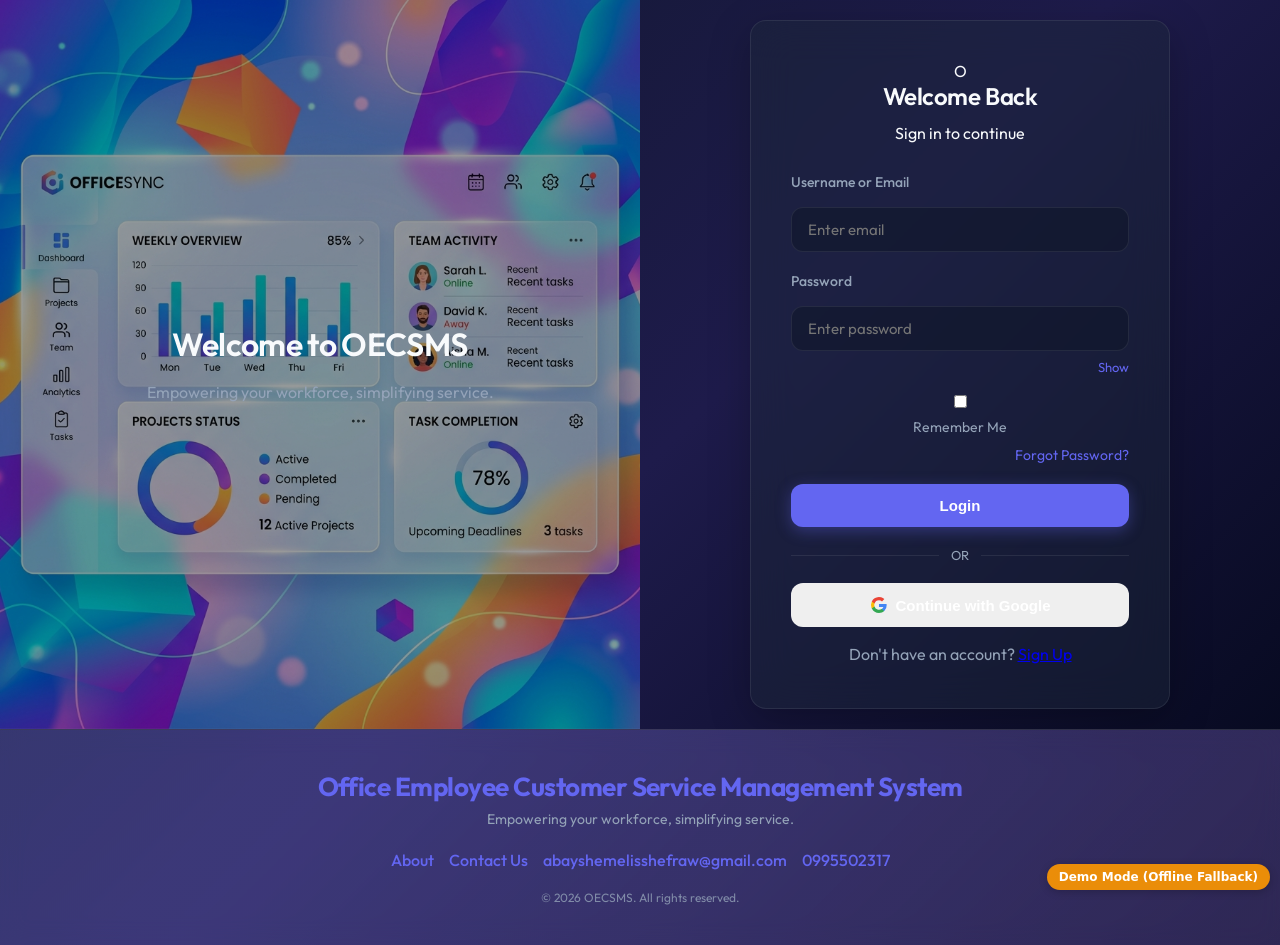
<file: Frontend/index.html>
<!DOCTYPE html>
<html lang="en">
<head>
    <meta charset="UTF-8">
    <meta name="viewport" content="width=device-width, initial-scale=1.0">
    <title>OECSMS - Secure Login</title>
    <link rel="stylesheet" href="shared/style.css">
    <script src="https://accounts.google.com/gsi/client" async defer></script>
    <style>
        /* Page‑specific styles */
        .login-page { height: 100vh; }
        .login-card { width: 100%; max-width: 420px; padding: 40px; }
        .form-input { width: 100%; }
        .divider { display: flex; align-items: center; gap: 12px; margin: 20px 0; color: var(--text-secondary); font-size: 13px; }
        .divider::before, .divider::after { content: ''; flex: 1; height: 1px; background: var(--panel-border); }
        .show-pass { cursor: pointer; font-size: 13px; color: var(--primary-color); margin-left: auto; }
    </style>
</head>
<body>
    <div class="login-page">
        <!-- LEFT PANEL -->
        <div class="hero-section">
            <img src="assets/hero_image.png" alt="Office Management" class="hero-image" />
            <div class="hero-overlay">
                <h1>Welcome to OECSMS</h1>
                <p>Empowering your workforce, simplifying service.</p>
            </div>
        </div>
        <!-- RIGHT PANEL -->
        <div class="login-section">
    <div class="glass-panel login-card">
        <!-- Logo / Title -->
        <div class="logo-section" style="text-align:center; margin-bottom:30px;">
            <div class="logo-icon">O</div>
            <h2>Welcome Back</h2>
            <div class="subtitle p">Sign in to continue</div>
        </div>

        <!-- Login Form -->
        <form id="login-form" autocomplete="off">
            <div class="form-group">
                <label class="form-label" for="login-email">Username or Email</label>
                <input class="form-input" type="email" id="login-email" placeholder="Enter email" required />
            </div>
            <div class="form-group" style="position:relative;">
                <label class="form-label" for="login-password">Password</label>
                <input class="form-input" type="password" id="login-password" placeholder="Enter password" required minlength="8" />
                <span class="show-pass" id="toggle-pass">Show</span>
            </div>
            <div class="form-group" style="display:flex; align-items:center; gap:10px;">
                <input type="checkbox" id="remember-me" />
                <label for="remember-me" style="color:var(--text-secondary); font-size:14px;">Remember Me</label>
                <a href="#" onclick="showSection('forgot')" style="margin-left:auto; color:var(--primary-color); font-size:14px; text-decoration:none;">Forgot Password?</a>
            </div>
            <button type="submit" class="btn btn-primary" style="width:100%;" id="login-btn">Login</button>
            <div class="divider"><span>OR</span></div>
            <button type="button" class="btn btn-google" id="google-btn" style="width:100%;" onclick="handleGoogleSignIn()">
                <svg width="18" height="18" viewBox="0 0 18 18"><path d="M16.51 8H8.98v3h4.3c-.18 1-.74 1.48-1.6 2.04v2.01h2.6a7.8 7.8 0 0 0 2.38-5.88c0-.57-.05-.66-.15-1.18z" fill="#4285F4"/><path d="M8.98 17c2.16 0 3.97-.72 5.3-1.94l-2.6-2a4.8 4.8 0 0 1-7.18-2.54H1.83v2.07A8 8 0 0 0 8.98 17z" fill="#34A853"/><path d="M4.5 10.52a4.8 4.8 0 0 1 0-3.04V5.41H1.83a8 8 0 0 0 0 7.18l2.67-2.07z" fill="#FBBC05"/><path d="M8.98 4.18c1.17 0 2.23.4 3.06 1.2l2.3-2.3A8 8 0 0 0 1.83 5.4L4.5 7.49a4.77 4.77 0 0 1 4.48-3.31z" fill="#EA4335"/></svg>
                Continue with Google
            </button>
            <p style="margin-top:15px; text-align:center;">Don't have an account? <a href="#" id="show-register">Sign Up</a></p>
        </form>

        <!-- Register Form (hidden) -->
                        <form id="register-form" style="display:none;" autocomplete="off">
            <div class="logo-section" style="text-align:center; margin-bottom:30px;">
                <div class="logo-icon">O</div>
                <h2>Create Account</h2>
                <div class="subtitle p">Register as Manager, Assistant or Customer</div>
            </div>
            <select id="register-role" class="form-input" style="margin-bottom:15px;" required>
                <option value="" disabled selected>Select role</option>
                <option value="Manager">Manager</option>
                <option value="Assistant">Assistant</option>
                <option value="Customer">Customer</option>
            </select>
            <input class="form-input" type="text" id="register-name" placeholder="Full Name" required style="margin-bottom:15px;"/>
            <input class="form-input" type="email" id="register-email" placeholder="Email" required style="margin-bottom:15px;"/>
            <input class="form-input" type="text" id="register-phone" placeholder="Phone Number" required style="margin-bottom:15px;"/>
            <div class="form-group" style="position:relative; margin-bottom:15px;">
                <input class="form-input" type="password" id="register-password" placeholder="Password" required minlength="8" />
                <span class="show-pass" id="toggle-register-pass">Show</span>
            </div>
            <div class="form-group" style="position:relative;">
                <input class="form-input" type="password" id="register-confirm" placeholder="Confirm Password" required minlength="8" />
                <span class="show-pass" id="toggle-register-confirm-pass">Show</span>
            </div>
            <button type="submit" class="btn btn-primary" style="width:100%; margin-top:10px;" id="register-btn">Register</button>
            <p style="margin-top:15px; text-align:center;">Already have an account? <a href="#" id="show-login">Login</a></p>
        </form>
        <div id="login-error" style="color:var(--danger-color); margin-top:10px; display:none;">Invalid credentials</div>
    </div>
</div>
    </div>

    <script src="shared/api.js"></script>
    <script src="shared/utils.js"></script>
    <script>
    // Password toggle for login
    const togglePass = document.getElementById('toggle-pass');
    const pwdInput = document.getElementById('login-password');
    togglePass.addEventListener('click', () => {
        const type = pwdInput.type === 'password' ? 'text' : 'password';
        pwdInput.type = type;
        togglePass.textContent = type === 'password' ? 'Show' : 'Hide';
    });

    // Password toggle for register
    const toggleRegPass = document.getElementById('toggle-register-pass');
    const regPwdInput = document.getElementById('register-password');
    if (toggleRegPass) {
        toggleRegPass.addEventListener('click', () => {
            const type = regPwdInput.type === 'password' ? 'text' : 'password';
            regPwdInput.type = type;
            toggleRegPass.textContent = type === 'password' ? 'Show' : 'Hide';
        });
    }
    const toggleRegConfirmPass = document.getElementById('toggle-register-confirm-pass');
    const regConfirmInput = document.getElementById('register-confirm');
    if (toggleRegConfirmPass) {
        toggleRegConfirmPass.addEventListener('click', () => {
            const type = regConfirmInput.type === 'password' ? 'text' : 'password';
            regConfirmInput.type = type;
            toggleRegConfirmPass.textContent = type === 'password' ? 'Show' : 'Hide';
        });
    }

    // Show/hide forms using style.display
    function showLogin() {
        console.log('showLogin called');
        document.getElementById('login-form').style.display = 'block';
        document.getElementById('register-form').style.display = 'none';
    }
    function showRegister() {
        console.log('showRegister called');
        document.getElementById('login-form').style.display = 'none';
        document.getElementById('register-form').style.display = 'block';
    }
    // Attach click listeners to toggle links
    const showRegisterLink = document.getElementById('show-register');
    if (showRegisterLink) {
        showRegisterLink.addEventListener('click', (e) => { e.preventDefault(); showRegister(); });
    }
    const showLoginLink = document.getElementById('show-login');
    if (showLoginLink) {
        showLoginLink.addEventListener('click', (e) => { e.preventDefault(); showLogin(); });
    }

    // Login form submission
    const loginForm = document.getElementById('login-form');
    const loginBtn = document.getElementById('login-btn');
    const loginError = document.getElementById('login-error');
    loginForm.onsubmit = async (e) => {
        e.preventDefault();
        loginError.style.display = 'none';
        loginBtn.disabled = true;
        loginBtn.textContent = 'Signing in…';
        const email = document.getElementById('login-email').value.trim();
        const password = document.getElementById('login-password').value;
        if (!email) { loginError.textContent = 'Email is required'; loginError.style.display = 'block'; loginBtn.disabled = false; loginBtn.textContent = 'Login'; return; }
        if (!password) { loginError.textContent = 'Password is required'; loginError.style.display = 'block'; loginBtn.disabled = false; loginBtn.textContent = 'Login'; return; }
        const res = await API.login(email, password);
        if (res.success) {
            Utils.toast('Welcome, ' + res.data.fullName, 'Login Success', 'success');
            setTimeout(() => {
                const role = res.data.role;
                if (role === 'Manager') window.location.href = 'manager/manager-dashboard.html';
                else if (role === 'Assistant') window.location.href = 'assistant/assistant-dashboard.html';
                else window.location.href = 'customer/customer-portal.html';
            }, 800);
        } else {
            loginError.textContent = res.message || 'Authentication failed';
            loginError.style.display = 'block';
            loginBtn.disabled = false;
            loginBtn.textContent = 'Login';
        }
    };

    // Register form submission (placeholder implementation)
    const registerForm = document.getElementById('register-form');
    const registerBtn = document.getElementById('register-btn');
    if (registerForm) {
        registerForm.onsubmit = async (e) => {
            e.preventDefault();
            loginError.style.display = 'none';
            registerBtn.disabled = true;
            registerBtn.textContent = 'Signing up…';
            const name = document.getElementById('register-name').value.trim();
            const email = document.getElementById('register-email').value.trim();
            const phone = document.getElementById('register-phone').value.trim();
            const password = document.getElementById('register-password').value;
            const confirm = document.getElementById('register-confirm').value;
            const role = document.getElementById('register-role').value;
            if (!name) { loginError.textContent = 'Full name is required'; loginError.style.display = 'block'; registerBtn.disabled = false; registerBtn.textContent = 'Register'; return; }
            if (!email) { loginError.textContent = 'Email is required'; loginError.style.display = 'block'; registerBtn.disabled = false; registerBtn.textContent = 'Register'; return; }
            if (!password) { loginError.textContent = 'Password is required'; loginError.style.display = 'block'; registerBtn.disabled = false; registerBtn.textContent = 'Register'; return; }
            if (password !== confirm) { loginError.textContent = 'Passwords do not match'; loginError.style.display = 'block'; registerBtn.disabled = false; registerBtn.textContent = 'Register'; return; }
            if (!role) { loginError.textContent = 'Select a role'; loginError.style.display = 'block'; registerBtn.disabled = false; registerBtn.textContent = 'Register'; return; }
            // Replace with real API call when available
            const res = await API.register(name, email, password, email, phone, role);
            if (res.success) {
                Utils.toast('Account created! Please log in.', 'Registration Success', 'success');
                showLogin();
            } else {
                loginError.textContent = res.message || 'Registration failed';
                loginError.style.display = 'block';
            }
            registerBtn.disabled = false;
            registerBtn.textContent = 'Register';
        };
    }

    // Google Sign‑In
    const GOOGLE_CLIENT_ID = 'YOUR_GOOGLE_CLIENT_ID'; // replace with real value
    
    function handleGoogleSignIn() {
        if (API.isMockMode || typeof google === 'undefined' || GOOGLE_CLIENT_ID === 'YOUR_GOOGLE_CLIENT_ID') {
            const email = prompt("Enter Google Email to simulate login (you can type any email you like):\n• abay@gmail.com (Manager)\n• assistant@gamil.com (Assistant)\n• amazi@gmail.com (Customer)", "abay@gmail.com");
            if (email) {
                onGoogleCredential({ credential: email });
            }
        } else {
            google.accounts.id.prompt();
        }
    }

    function onGoogleCredential(response) {
        const btn = document.getElementById('google-btn');
        btn.disabled = true;
        btn.textContent = 'Signing in…';
        API.loginWithGoogle(response.credential).then(res => {
            if (res.success) {
                Utils.toast('Welcome, ' + res.data.fullName, 'Google Login', 'success');
                setTimeout(() => {
                    const role = res.data.role;
                    if (role === 'Manager') window.location.href = 'manager/manager-dashboard.html';
                    else if (role === 'Assistant') window.location.href = 'assistant/assistant-dashboard.html';
                    else window.location.href = 'customer/customer-portal.html';
                }, 800);
            } else {
                Utils.toast(res.message || 'Google login failed', 'Error', 'danger');
                btn.disabled = false;
                btn.textContent = 'Continue with Google';
            }
        });
    }
    window.addEventListener('load', () => {
        if (typeof google !== 'undefined' && GOOGLE_CLIENT_ID !== 'YOUR_GOOGLE_CLIENT_ID') {
            google.accounts.id.initialize({ client_id: GOOGLE_CLIENT_ID, callback: onGoogleCredential, auto_select: false });
            google.accounts.id.renderButton(document.getElementById('google-btn'), { theme: 'outline', size: 'large', width: '100%' });
        }
    });
</script>

    <footer class="footer">
        <div class="footer-bg"></div>
        <div class="footer-content">
            <div class="footer-brand">
                <h2 class="brand-name">Office Employee Customer Service Management System</h2>
                <p class="brand-tagline">Empowering your workforce, simplifying service.</p>
            </div>
            <div class="footer-links">
                <a href="manager/about.html" class="footer-link">About</a>
                <a href="manager/contact.html" class="footer-link">Contact Us</a>
                <a href="mailto:abayshemelisshefraw@gmail.com" class="footer-link">abayshemelisshefraw@gmail.com</a>
                <a href="tel:0995502317" class="footer-link">0995502317</a>
            </div>
            <div class="footer-copy"><span>© 2026 OECSMS. All rights reserved.</span></div>
        </div>
    </footer>
</body>
</html>
</file>
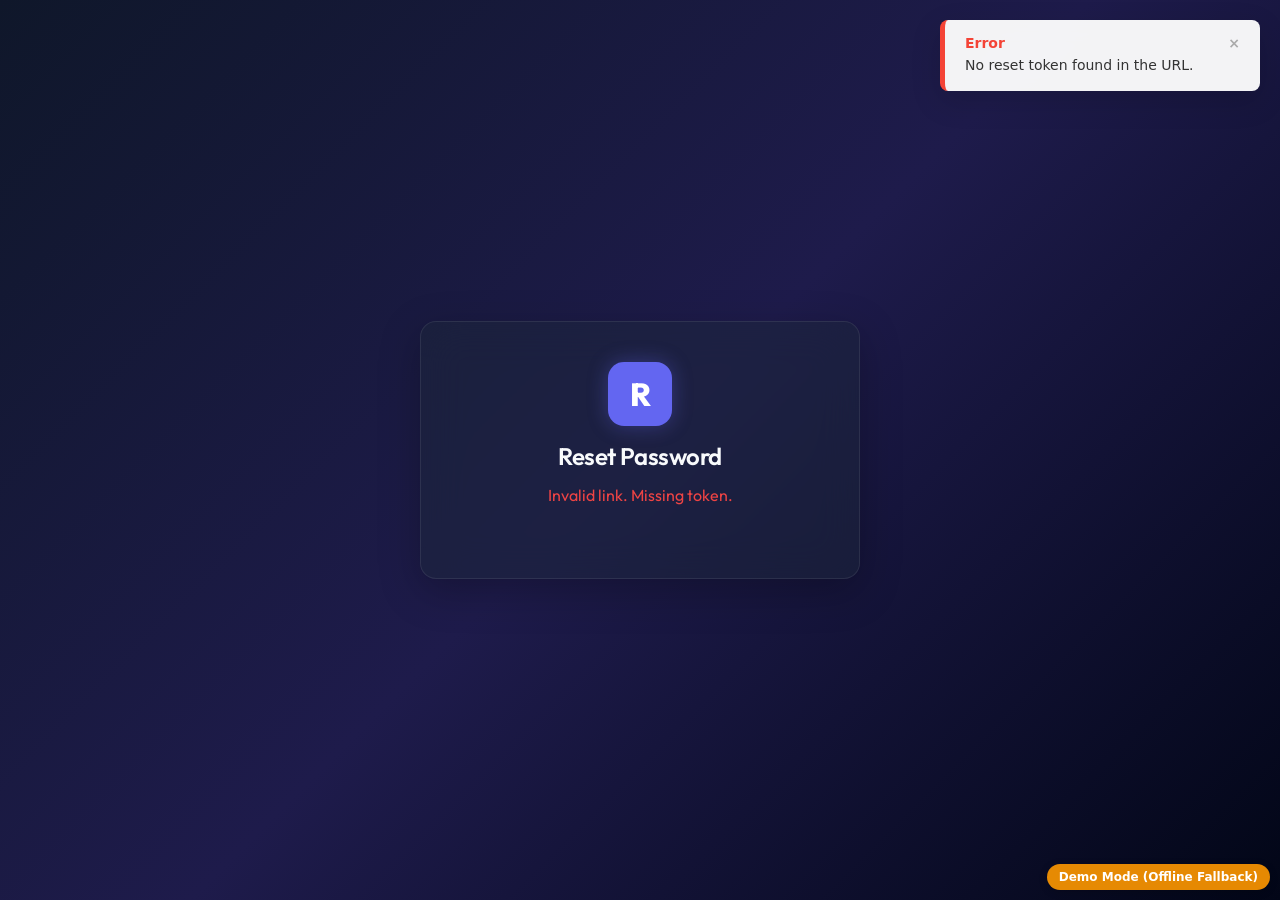
<file: Frontend/reset-password.html>
<!DOCTYPE html>
<html lang="en">
<head>
    <meta charset="UTF-8">
    <meta name="viewport" content="width=device-width, initial-scale=1.0">
    <title>OECSMS - Reset Password</title>
    <link rel="stylesheet" href="shared/style.css">
    <style>
        .reset-wrapper {
            flex: 1;
            display: flex;
            align-items: center;
            justify-content: center;
            padding: 20px;
            min-height: 100vh;
        }
        .reset-card {
            width: 100%;
            max-width: 440px;
            padding: 40px;
            text-align: center;
        }
        .logo-section {
            margin-bottom: 30px;
        }
        .logo-icon {
            width: 64px;
            height: 64px;
            background: var(--primary-color);
            border-radius: 16px;
            display: inline-flex;
            align-items: center;
            justify-content: center;
            font-size: 32px;
            font-weight: 800;
            color: white;
            box-shadow: 0 0 20px var(--primary-glow);
            margin-bottom: 15px;
        }
    </style>
</head>
<body>
    <div class="reset-wrapper">
        <div class="glass-panel reset-card" id="form-panel">
            <div class="logo-section">
                <div class="logo-icon">R</div>
                <h2>Reset Password</h2>
                <p>Please enter your new password below.</p>
            </div>
            <form id="reset-form">
                <div class="form-group" style="text-align: left;">
                    <label class="form-label" for="password">New Password</label>
                    <input class="form-input" type="password" id="password" placeholder="Min. 8 characters" required minlength="8">
                </div>
                <div class="form-group" style="text-align: left;">
                    <label class="form-label" for="confirm-password">Confirm Password</label>
                    <input class="form-input" type="password" id="confirm-password" placeholder="Verify new password" required minlength="8">
                </div>
                <button type="submit" class="btn btn-primary" style="width: 100%; margin-top: 15px;">Update Password</button>
            </form>
            <div id="success-view" style="display: none;">
                <div style="font-size: 48px; color: var(--success-color); margin-bottom: 20px;">✓</div>
                <h3>Password Updated!</h3>
                <p style="margin-bottom: 30px;">Your password has been successfully reset. You can now login using your new credentials.</p>
                <button onclick="window.location.href='index.html'" class="btn btn-primary" style="width: 100%;">Go to Login</button>
            </div>
        </div>
    </div>

    <script src="shared/api.js"></script>
    <script src="shared/utils.js"></script>
    <script>
        const urlParams = new URLSearchParams(window.location.search);
        const token = urlParams.get('token');

        if (!token) {
            Utils.toast('No reset token found in the URL.', 'Error', 'danger');
            document.getElementById('reset-form').style.display = 'none';
            document.querySelector('#form-panel p').innerText = 'Invalid link. Missing token.';
            document.querySelector('#form-panel p').style.color = 'var(--danger-color)';
        }

        document.getElementById('reset-form').onsubmit = async (e) => {
            e.preventDefault();
            const password = document.getElementById('password').value;
            const confirmPassword = document.getElementById('confirm-password').value;

            if (password !== confirmPassword) {
                Utils.toast('Passwords do not match.', 'Validation Error', 'danger');
                return;
            }

            const res = await API.resetPassword(token, password);
            if (res.success) {
                Utils.toast('Your password has been updated.', 'Success', 'success');
                document.getElementById('reset-form').style.display = 'none';
                document.querySelector('#form-panel p').style.display = 'none';
                document.getElementById('success-view').style.display = 'block';
            } else {
                Utils.toast(res.message || 'Failed to reset password.', 'Error', 'danger');
            }
        };
    </script>
</body>
</html>
</file>
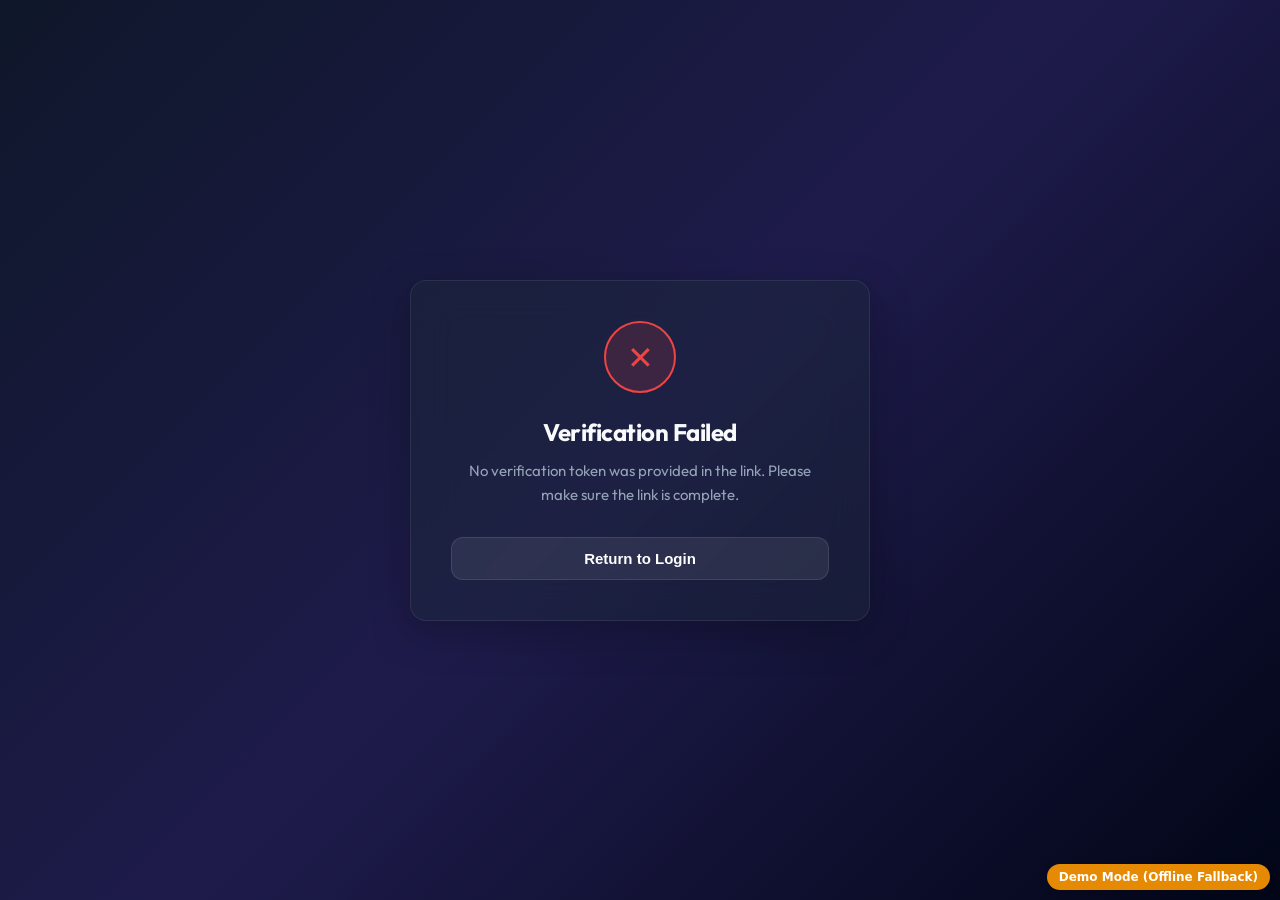
<file: Frontend/verify.html>
<!DOCTYPE html>
<html lang="en">
<head>
    <meta charset="UTF-8">
    <meta name="viewport" content="width=device-width, initial-scale=1.0">
    <title>OECSMS - Verify Account</title>
    <link rel="stylesheet" href="shared/style.css">
    <style>
        .verify-wrapper {
            flex: 1;
            display: flex;
            align-items: center;
            justify-content: center;
            padding: 20px;
            min-height: 100vh;
        }
        .verify-card {
            width: 100%;
            max-width: 460px;
            padding: 40px;
            text-align: center;
        }
        .icon-container {
            width: 72px;
            height: 72px;
            border-radius: 50%;
            display: inline-flex;
            align-items: center;
            justify-content: center;
            margin-bottom: 24px;
            font-size: 32px;
        }
        .icon-loading {
            background: rgba(99, 102, 241, 0.1);
            color: var(--primary-color);
            animation: spin 1.5s linear infinite;
            border: 4px dashed var(--primary-color);
        }
        .icon-success {
            background: rgba(34, 197, 94, 0.15);
            color: var(--success-color);
            border: 2px solid var(--success-color);
        }
        .icon-error {
            background: rgba(239, 68, 68, 0.15);
            color: var(--danger-color);
            border: 2px solid var(--danger-color);
        }
        @keyframes spin {
            100% { transform: rotate(360deg); }
        }
        .status-title {
            font-size: 24px;
            margin-bottom: 12px;
            font-weight: 700;
        }
        .status-msg {
            font-size: 15px;
            margin-bottom: 30px;
            color: var(--text-secondary);
        }
    </style>
</head>
<body>
    <div class="verify-wrapper">
        <div class="glass-panel verify-card" id="status-panel">
            <div class="icon-container icon-loading" id="status-icon"></div>
            <h2 class="status-title" id="status-title">Verifying Account</h2>
            <p class="status-msg" id="status-msg">We are validating your verification link. Please wait a moment...</p>
            <div id="action-btn-container"></div>
        </div>
    </div>

    <script src="shared/api.js"></script>
    <script src="shared/utils.js"></script>
    <script>
        async function runVerification() {
            const urlParams = new URLSearchParams(window.location.search);
            const token = urlParams.get('token');

            const statusIcon = document.getElementById('status-icon');
            const statusTitle = document.getElementById('status-title');
            const statusMsg = document.getElementById('status-msg');
            const btnContainer = document.getElementById('action-btn-container');

            if (!token) {
                showState('error', 'Verification Failed', 'No verification token was provided in the link. Please make sure the link is complete.');
                return;
            }

            // Wait 1.5s for beautiful premium transition feel
            await new Promise(r => setTimeout(r, 1500));

            const res = await API.verifyEmail(token);
            if (res.success) {
                showState('success', 'Email Verified!', 'Your account has been successfully verified. You can now log into the application.');
            } else {
                showState('error', 'Verification Failed', res.message || 'The verification link is invalid, has expired, or was already used.');
            }
        }

        function showState(type, title, message) {
            const statusIcon = document.getElementById('status-icon');
            const statusTitle = document.getElementById('status-title');
            const statusMsg = document.getElementById('status-msg');
            const btnContainer = document.getElementById('action-btn-container');

            statusIcon.className = 'icon-container';
            statusIcon.style.animation = 'none';

            if (type === 'success') {
                statusIcon.classList.add('icon-success');
                statusIcon.innerHTML = '✓';
                statusTitle.innerText = title;
                statusMsg.innerText = message;
                btnContainer.innerHTML = `<button onclick="window.location.href='index.html'" class="btn btn-primary" style="width: 100%;">Go to Login</button>`;
            } else {
                statusIcon.classList.add('icon-error');
                statusIcon.innerHTML = '✕';
                statusTitle.innerText = title;
                statusMsg.innerText = message;
                btnContainer.innerHTML = `<button onclick="window.location.href='index.html'" class="btn btn-secondary" style="width: 100%;">Return to Login</button>`;
            }
        }

        window.onload = runVerification;
    </script>
</body>
</html>
</file>
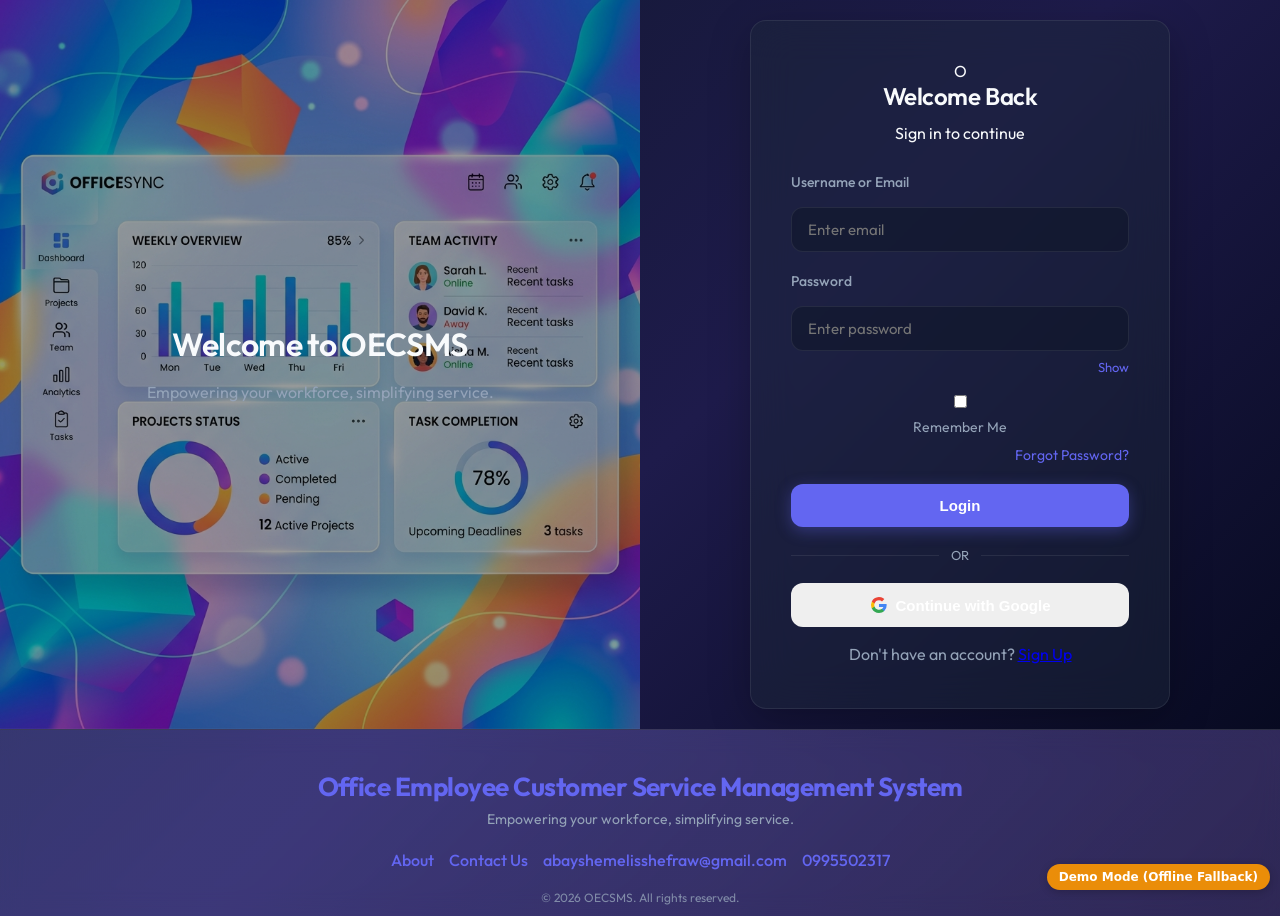
<file: Frontend/assistant/assistant-dashboard.html>
<!DOCTYPE html>
<html lang="en">

<head>
    <meta charset="UTF-8">
    <meta name="viewport" content="width=device-width, initial-scale=1.0">
    <title>OECSMS - Assistant Dashboard</title>
    <link rel="stylesheet" href="../shared/style.css">
    <link rel="stylesheet" href="assistant.css">
</head>

<body>
    <div class="dashboard-grid">

        <!-- SIDEBAR -->
        <div class="sidebar">
            <div class="sidebar-title">OECSMS Staff</div>
            <div class="sidebar-nav">
                <div class="nav-item active" onclick="switchTab('tasks')">📋 Task Board</div>
                <div class="nav-item" onclick="switchTab('queue')">👥 Customer Queue</div>
                <div class="nav-item" onclick="switchTab('relay')">✉️ Message Relay <span class="badge bg-danger"
                        id="relay-count" style="display:none; margin-left: auto;">0</span></div>
                <div class="nav-item" onclick="openChecklistModal(true)">✅ Conduct Checklist</div>
            </div>
            <div style="margin-top: auto;">
                <button class="btn btn-secondary" style="width: 100%;" onclick="logout()">Logout</button>
            </div>
        </div>

        <!-- MAIN CONTENT -->
        <div class="main-content">
            <div class="dashboard-header">
                <div>
                    <h1 id="welcome-title">Welcome Assistant</h1>
                    <p>Track your assignments and serve visiting customers.</p>
                </div>
                <div style="display:flex; gap:15px; align-items:center;">
                    <div class="glass-panel" style="padding: 10px 20px; font-weight:600;" id="user-display">Alice
                        Assistant</div>
                </div>
            </div>

            <!-- TAB: TASKS -->
            <div id="tab-tasks" class="tab-pane">
                <div style="display:flex; justify-content:space-between; align-items:center; margin-bottom:20px;">
                    <h2>Assigned Tasks</h2>
                    <button class="btn btn-secondary btn-sm" onclick="loadTasks()">🔄 Refresh Tasks</button>
                </div>
                <div class="task-board">
                    <!-- Column Pending -->
                    <div class="task-column">
                        <div class="column-header">
                            <span>Pending</span>
                            <span class="badge bg-info" id="count-pending">0</span>
                        </div>
                        <div id="list-pending"></div>
                    </div>
                    <!-- Column InProgress -->
                    <div class="task-column">
                        <div class="column-header">
                            <span>In Progress</span>
                            <span class="badge bg-primary" id="count-inprogress">0</span>
                        </div>
                        <div id="list-inprogress"></div>
                    </div>
                    <!-- Column Completed -->
                    <div class="task-column">
                        <div class="column-header">
                            <span>Completed</span>
                            <span class="badge bg-success" id="count-completed">0</span>
                        </div>
                        <div id="list-completed"></div>
                    </div>
                </div>
            </div>

            <!-- TAB: QUEUE -->
            <div id="tab-queue" class="tab-pane" style="display: none;">
                <h2>Customer Queue</h2>
                <p style="margin-bottom: 20px;">Manage customer desk visits and log resolutions.</p>

                <!-- Active Service Panel -->
                <div class="glass-panel" id="active-service-panel"
                    style="display: none; padding: 25px; margin-bottom: 30px; border-color: rgba(99,102,241,0.4);">
                    <div style="display:flex; justify-content:space-between; align-items:center; margin-bottom: 20px;">
                        <div>
                            <span class="badge bg-primary" style="margin-bottom: 5px;">Currently Serving</span>
                            <h3 id="current-cust-name" style="font-size: 24px; margin-bottom: 0;">John Doe</h3>
                            <p style="font-size: 13px;" id="current-cust-desc">Service: Account Setup assistance</p>
                        </div>
                        <div style="text-align: right;">
                            <div class="timer-digits" id="service-timer">00:00</div>
                            <span style="font-size:12px; color:var(--text-secondary);">Active Session Time</span>
                        </div>
                    </div>

                    <form id="service-resolve-form">
                        <div class="form-group">
                            <label class="form-label" for="cust-needs-summary">Customer Needs Summary (Active Listening
                                Notes)</label>
                            <input class="form-input" type="text" id="cust-needs-summary"
                                placeholder="Provide a summary of the customer's detailed needs..." required>
                        </div>
                        <div class="form-group">
                            <label class="form-label" for="resolution-note">Resolution Note</label>
                            <textarea class="form-input" id="resolution-note" rows="3"
                                placeholder="Provide details on how the service was resolved or referred..."></textarea>
                        </div>
                        <div style="display: flex; gap: 10px; flex-wrap: wrap;">
                            <button type="button" class="btn btn-primary" onclick="resolveService('Completed')">
                                Resolve & Complete
                            </button>
                            <button type="button" class="btn btn-secondary" onclick="resolveService('Referred')">
                                Refer to Specialized Dept
                            </button>
                            <button type="button" class="btn btn-danger" onclick="resolveService('Unresolved')">
                                Mark Unresolved / Escalate
                            </button>
                        </div>
                    </form>
                </div>

                <div class="glass-panel" style="padding: 25px;">
                    <div
                        style="display: flex; justify-content: space-between; align-items: center; margin-bottom: 20px;">
                        <h3>Waiting Lobby</h3>
                        <button class="btn btn-primary" onclick="callNextCustomer()">Call Next Customer</button>
                    </div>
                    <div style="overflow-x: auto;">
                        <table style="width: 100%; border-collapse: collapse; text-align: left;" id="queue-table">
                            <thead>
                                <tr
                                    style="border-bottom: 1px solid var(--panel-border); color: var(--text-secondary); font-size:14px;">
                                    <th style="padding: 12px;">No</th>
                                    <th style="padding: 12px;">Customer</th>
                                    <th style="padding: 12px;">Description</th>
                                    <th style="padding: 12px;">Arrival Time</th>
                                    <th style="padding: 12px;">Status</th>
                                </tr>
                            </thead>
                            <tbody id="queue-list-body">
                                <tr>
                                    <td colspan="5" style="padding:20px; text-align:center;" class="p">Lobby is
                                        currently empty.</td>
                                </tr>
                            </tbody>
                        </table>
                    </div>
                </div>
            </div>

            <!-- TAB: RELAY INBOX -->
            <div id="tab-relay" class="tab-pane" style="display: none;">
                <h2>Customer-Manager Relay Panel</h2>
                <p style="margin-bottom: 20px;">Moderate escalation requests and relay responses to customers.</p>

                <div class="glass-panel" style="padding: 25px;">
                    <div style="overflow-x: auto;">
                        <table style="width: 100%; border-collapse: collapse; text-align: left;">
                            <thead>
                                <tr
                                    style="border-bottom: 1px solid var(--panel-border); color: var(--text-secondary); font-size:14px;">
                                    <th style="padding:12px;">Customer</th>
                                    <th style="padding:12px;">Message</th>
                                    <th style="padding:12px;">Manager Reply</th>
                                    <th style="padding:12px;">Status</th>
                                    <th style="padding:12px; text-align:right;">Actions</th>
                                </tr>
                            </thead>
                            <tbody id="relay-list-body">
                                <tr>
                                    <td colspan="5" style="padding:20px; text-align:center;" class="p">No escalation
                                        requests logged.</td>
                                </tr>
                            </tbody>
                        </table>
                    </div>
                </div>
            </div>

        </div>
    </div>

    <!-- SHIFT CONDUCT CHECKLIST MODAL -->
    <div class="modal-overlay" id="checklist-modal">
        <div class="glass-panel modal-content" style="max-width: 480px;">
            <h3 style="margin-bottom: 10px; text-align: center;">Shift Commencement Checklist</h3>
            <p style="text-align: center; margin-bottom: 25px; font-size:14px;">Verify and check the following
                professional conduct standards before start.</p>

            <div class="checklist-item" onclick="toggleCheckbox('check-dress')">
                <input type="checkbox" id="check-dress" class="checklist-box" onclick="event.stopPropagation()">
                <div style="font-size:14px;">
                    <strong>Professional Appearance</strong>
                    <div style="color:var(--text-secondary); font-size:12px;">Dress codes, badge display, clean apparel.
                    </div>
                </div>
            </div>

            <div class="checklist-item" onclick="toggleCheckbox('check-greet')">
                <input type="checkbox" id="check-greet" class="checklist-box" onclick="event.stopPropagation()">
                <div style="font-size:14px;">
                    <strong>Greeting Protocol Standard</strong>
                    <div style="color:var(--text-secondary); font-size:12px;">Stand, smile, and greet client politely by
                        name.</div>
                </div>
            </div>

            <div class="checklist-item" onclick="toggleCheckbox('check-listening')">
                <input type="checkbox" id="check-listening" class="checklist-box" onclick="event.stopPropagation()">
                <div style="font-size:14px;">
                    <strong>Active Listening Reinforcement</strong>
                    <div style="color:var(--text-secondary); font-size:12px;">Note-taking, summarize needs before
                        resolving.</div>
                </div>
            </div>

            <div class="checklist-item" onclick="toggleCheckbox('check-privacy')">
                <input type="checkbox" id="check-privacy" class="checklist-box" onclick="event.stopPropagation()">
                <div style="font-size:14px;">
                    <strong>Confidentiality Maintenance</strong>
                    <div style="color:var(--text-secondary); font-size:12px;">Clear desk data, don't review cases in
                        open sight.</div>
                </div>
            </div>

            <button class="btn btn-primary" style="width: 100%; margin-top: 20px;" id="start-shift-btn"
                onclick="submitChecklist()">
                Acknowledge & Commence Shift
            </button>
        </div>
    </div>

    <!-- Forward to Manager Modal -->
    <div class="modal-overlay" id="forward-modal">
        <div class="glass-panel modal-content">
            <h3>Forward to Manager</h3>
            <p style="margin-bottom: 15px; font-size:14px;">Add context notes for the manager regarding the customer's
                request.</p>
            <form id="forward-form">
                <input type="hidden" id="forward-contact-id">
                <div class="form-group">
                    <label class="form-label" for="asst-forward-note">Assistant context note</label>
                    <textarea class="form-input" id="asst-forward-note" rows="3"
                        placeholder="Explain the situation briefly..." required></textarea>
                </div>
                <div style="display:flex; gap:10px; justify-content:flex-end; margin-top:20px;">
                    <button type="button" class="btn btn-secondary" onclick="closeForwardModal()">Cancel</button>
                    <button type="submit" class="btn btn-primary">Forward Request</button>
                </div>
            </form>
        </div>
    </div>

    <!-- Audit Log Modal -->
    <div class="modal-overlay" id="audit-modal">
        <div class="glass-panel modal-content" style="max-width:550px;">
            <h3>Task Audit History</h3>
            <div style="max-height: 300px; overflow-y: auto; margin: 20px 0;" id="audit-log-container">
                <!-- Audit list -->
            </div>
            <button class="btn btn-secondary" style="width: 100%;" onclick="closeAuditModal()">Close</button>
        </div>
    </div>

    <footer class="footer">
        <div class="footer-bg"></div>
        <div class="footer-content">
            <div class="footer-brand">
                <h2 class="brand-name">Office Employee Customer Service Management System</h2>
                <p class="brand-tagline">Empowering your workforce, simplifying service.</p>
            </div>
            <div class="footer-links">
                <a href="../manager/about.html" class="footer-link">About</a>
                <a href="../manager/contact.html" class="footer-link">Contact Us</a>
                <a href="mailto:amazis1075@gmail.com" class="footer-link">amazis1075@gmail.com</a>
                <a href="tel:+251909861075" class="footer-link">+251909861075</a>
            </div>
            <div class="footer-copy">
                <span>© 2026 OECSMS. All rights reserved.</span>
            </div>
        </div>
    </footer>

    <script src="../shared/api.js"></script>
    <script src="../shared/utils.js"></script>
    <script src="../shared/signalr.js"></script>
    <script src="assistant.js"></script>
</body>

</html>
</file>
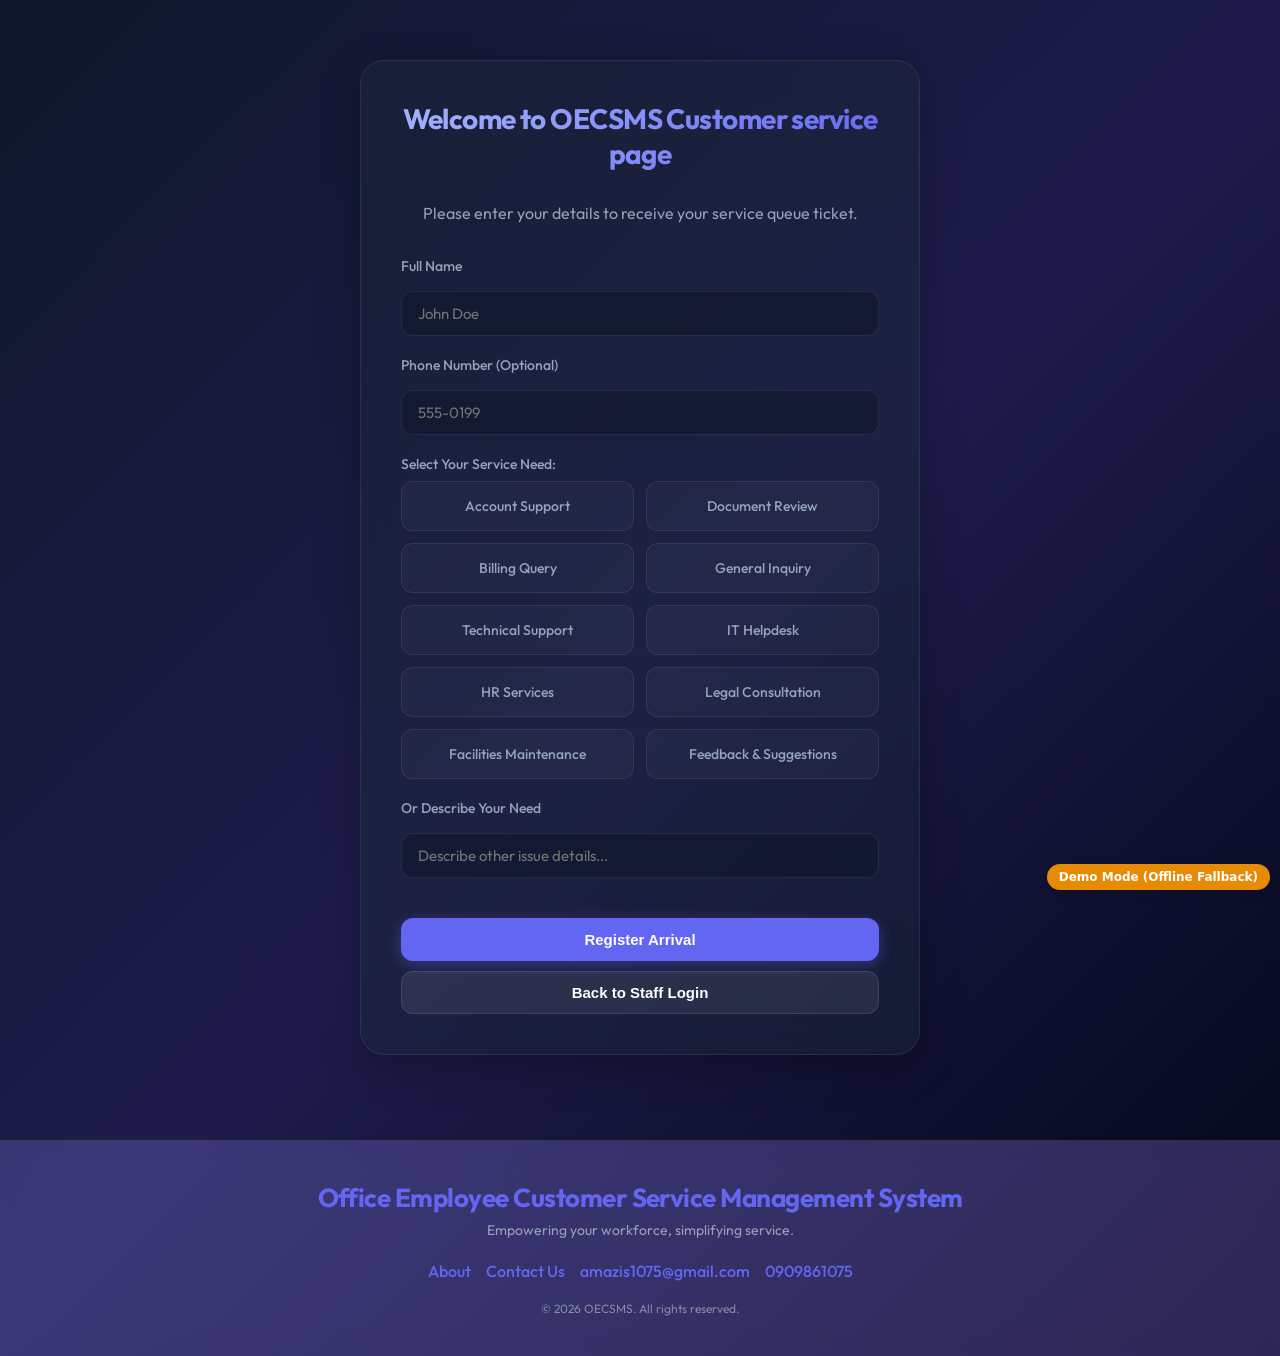
<file: Frontend/customer/customer-portal.html>
<!DOCTYPE html>
<html lang="en">

<head>
    <meta charset="UTF-8">
    <meta name="viewport" content="width=device-width, initial-scale=1.0">
    <title>OECSMS - Customer Service Portal</title>
    <link rel="stylesheet" href="../shared/style.css">
    <link rel="stylesheet" href="customer.css">
</head>

<body>
    <div class="kiosk-container">

        <!-- STEP 1: REGISTRATION -->
        <div id="step-register" class="glass-panel kiosk-card">
            <h1 class="kiosk-title">Welcome to OECSMS Customer service page</h1>
            <p style="text-align: center; margin-bottom: 30px;">Please enter your details to receive your service queue
                ticket.</p>

            <form id="register-form">
                <div class="form-group">
                    <label class="form-label" for="cust-name">Full Name</label>
                    <input class="form-input" type="text" id="cust-name" placeholder="John Doe" required>
                </div>
                <div class="form-group">
                    <label class="form-label" for="cust-phone">Phone Number (Optional)</label>
                    <input class="form-input" type="tel" id="cust-phone" placeholder="555-0199">
                </div>
                <div class="form-group" style="display:none;">
                    <!-- Auto assigned assistant for demo -->
                    <input type="hidden" id="asst-id" value="2">
                </div>

                <div class="form-label" style="margin-bottom: 8px;">Select Your Service Need:</div>
                    <div class="quick-needs">
                        <div class="quick-need-btn" onclick="selectNeed(this, 'Account Support & Setup')">Account Support</div>
                        <div class="quick-need-btn" onclick="selectNeed(this, 'Document Review & Signing')">Document Review</div>
                        <div class="quick-need-btn" onclick="selectNeed(this, 'Billing & Invoicing Query')">Billing Query</div>
                        <div class="quick-need-btn" onclick="selectNeed(this, 'General Advisory Service')">General Inquiry</div>
                        <div class="quick-need-btn" onclick="selectNeed(this, 'Technical Support')">Technical Support</div>
                        <div class="quick-need-btn" onclick="selectNeed(this, 'IT Helpdesk')">IT Helpdesk</div>
                        <div class="quick-need-btn" onclick="selectNeed(this, 'HR Services')">HR Services</div>
                        <div class="quick-need-btn" onclick="selectNeed(this, 'Legal Consultation')">Legal Consultation</div>
                        <div class="quick-need-btn" onclick="selectNeed(this, 'Facilities Maintenance')">Facilities Maintenance</div>
                        <div class="quick-need-btn" onclick="selectNeed(this, 'Feedback & Suggestions')">Feedback & Suggestions</div>
                    </div>

                <div class="form-group">
                    <label class="form-label" for="cust-desc">Or Describe Your Need</label>
                    <input class="form-input" type="text" id="cust-desc" placeholder="Describe other issue details...">
                </div>

                <button type="submit" class="btn btn-primary" style="width: 100%; margin-top: 20px;">
                    Register Arrival
                </button>
            </form>
            <button class="btn btn-secondary" style="width:100%; margin-top:10px;"
                onclick="window.location.href='../index.html'">
                Back to Staff Login
            </button>
        </div>

        <!-- STEP 2: TICKET AND QUEUE TRACKING -->
        <div id="step-ticket" class="glass-panel kiosk-card" style="display: none;">
            <h1 class="kiosk-title">Your Service Ticket</h1>
            <p style="text-align: center;">Please wait at the reception lobby. You will be called shortly.</p>

            <div class="ticket-number" id="ticket-number">#00</div>

            <div class="wait-time">
                Estimated Wait: <span id="est-time" style="color: var(--text-primary); font-weight:600;">0 mins</span>
            </div>

            <div
                style="display: flex; justify-content: center; align-items: center; margin-bottom: 40px; font-weight:500;">
                <span class="status-pulse"></span> Queue Status: <span id="queue-status-text"
                    style="color:#4ade80; margin-left: 5px;">Waiting</span>
            </div>

            <div style="border-top: 1px solid var(--panel-border); padding-top: 30px;">
                <h3 style="font-size: 16px; margin-bottom: 10px;">Options:</h3>
                <div style="display: flex; flex-direction: column; gap: 10px;">
                    <button class="btn btn-secondary" id="escalate-btn" onclick="openEscalateModal()">
                        ⚠️ Request Manager Attention
                    </button>
                    <button class="btn btn-secondary" onclick="simulateServiceFinish()">
                        [Demo Mode] Simulate Service Finished
                    </button>
                    <button class="btn btn-secondary" onclick="resetKiosk()">
                        Get New Ticket / Reset
                    </button>
                </div>
            </div>
        </div>

        <!-- STEP 3: SERVICE FEEDBACK -->
        <div id="step-feedback" class="glass-panel kiosk-card" style="display: none;">
            <h1 class="kiosk-title">Thank You!</h1>
            <p style="text-align: center; margin-bottom: 20px;">Your service request is complete. Please rate your
                experience with us.</p>

            <div class="rating-group">
                <span class="star" onclick="setRating(1)">★</span>
                <span class="star" onclick="setRating(2)">★</span>
                <span class="star" onclick="setRating(3)">★</span>
                <span class="star" onclick="setRating(4)">★</span>
                <span class="star" onclick="setRating(5)">★</span>
            </div>

            <form id="feedback-form">
                <div class="form-group">
                    <label class="form-label" for="feedback-comments">Optional Comments</label>
                    <textarea class="form-input" id="feedback-comments" rows="3"
                        placeholder="Tell us how we did..."></textarea>
                </div>
                <button type="submit" class="btn btn-primary" style="width: 100%;">
                    Submit Feedback
                </button>
            </form>
        </div>

    </div>

    <!-- Contact Manager Modal Overlay -->
    <div class="modal-overlay" id="escalate-modal">
        <div class="glass-panel modal-content">
            <h3 style="margin-bottom: 15px; display: flex; align-items: center; gap: 8px;">
                <span>⚠️ Contact Manager</span>
            </h3>
            <p style="margin-bottom: 20px; font-size: 14px;">Your message will be routed through your serving assistant.
                Please describe your concern below.</p>

            <form id="escalate-form">
                <div class="form-group">
                    <label class="form-label" for="escalate-msg">Message to Manager</label>
                    <textarea class="form-input" id="escalate-msg" rows="4" placeholder="Enter message here..."
                        required></textarea>
                </div>
                <div style="display:flex; gap:10px; justify-content:flex-end; margin-top:20px;">
                    <button type="button" class="btn btn-secondary" onclick="closeEscalateModal()">Cancel</button>
                    <button type="submit" class="btn btn-danger">Submit Request</button>
                </div>
            </form>
        </div>
    </div>

    <footer class="footer">
        <div class="footer-bg"></div>
        <div class="footer-content">
            <div class="footer-brand">
                <h2 class="brand-name">Office Employee Customer Service Management System</h2>
                <p class="brand-tagline">Empowering your workforce, simplifying service.</p>
            </div>
            <div class="footer-links">
                <a href="../manager/about.html" class="footer-link">About</a>
                <a href="../manager/contact.html" class="footer-link">Contact Us</a>
                <a href="mailto:amazis1075@gmail.com" class="footer-link">amazis1075@gmail.com</a>
                <a href="tel:0909861075" class="footer-link">0909861075</a>
            </div>
            <div class="footer-copy">
                <span>© 2026 OECSMS. All rights reserved.</span>
            </div>
        </div>
    </footer>

    <script src="../shared/api.js"></script>
    <script src="../shared/utils.js"></script>
    <script src="customer.js"></script>
</body>

</html>
</file>
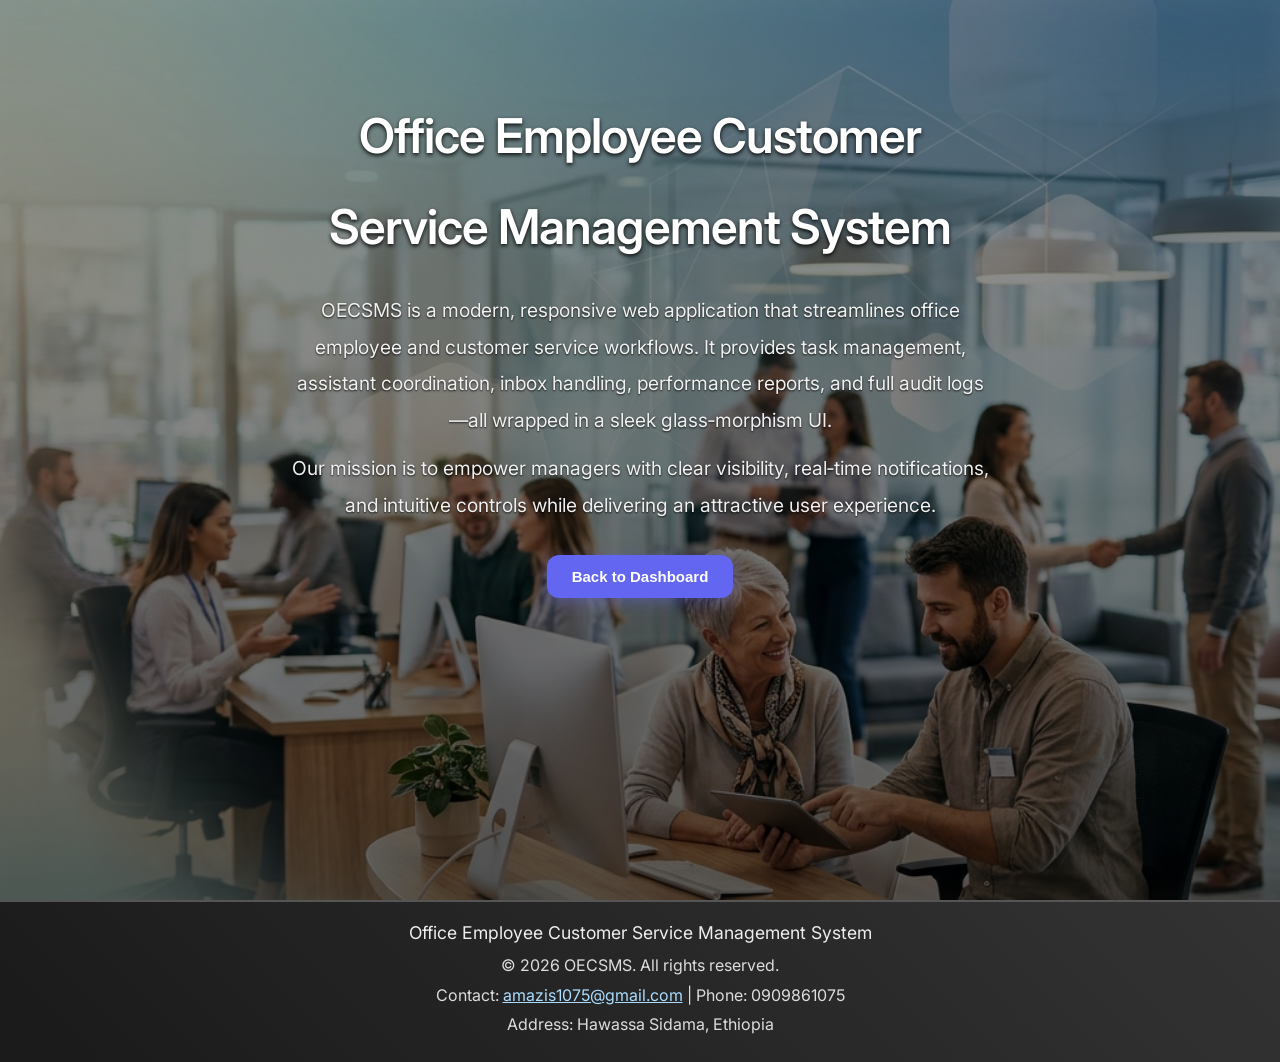
<file: Frontend/manager/about.html>
<!DOCTYPE html>
<html lang="en">
<head>
    <meta charset="UTF-8">
    <meta name="viewport" content="width=device-width, initial-scale=1.0">
    <title>OECSMS – About</title>
    <link rel="stylesheet" href="../shared/style.css">
    <style>
@import url('https://fonts.googleapis.com/css2?family=Inter:wght@400;600&display=swap');
body {
    font-family: 'Inter', sans-serif;
    margin: 0;
    background: none;
    color: #f5f5f5;
}
        .about-wrapper {
            position: relative;
            min-height: 100vh;
            overflow: hidden;
            padding: 40px;
            display: flex;
            flex-direction: column;
            align-items: center;
            justify-content: space-between;
            background: url("../assets/about-bg.png") center/cover no-repeat;
            backdrop-filter: blur(8px);
            /* subtle inner glow */
            box-shadow: inset 0 0 30px rgba(255,255,255,0.1);
        }
        .about-wrapper::before {
            content: "";
            position: absolute;
            inset: 0;
            content: "";
            position: absolute;
            inset: 0;
            background: linear-gradient(rgba(0,0,0,0.35), rgba(0,0,0,0.6));
            z-index: 0;
            z-index: 0;
        }
        /* Content styling – placed directly inside .about-wrapper */
        .about-content {
            position: relative;
            z-index: 1;
            max-width: 800px;
            width: 100%;
            padding: 50px;
            text-align: center;
            color: #ffffff;
            text-shadow: 0 1px 2px rgba(0,0,0,0.8);
            font-size: 1.2rem;
            line-height: 1.9;
        }
        .footer {
            text-align: center;
            padding: 20px !important;
            color: #eeeeee !important;
            background: linear-gradient(45deg, #1a1a1a, #333333) !important;
            border-top: 2px solid #555555 !important;
            position: relative;
            z-index: 1;
            width: 100%;
            font-size: 1rem;
        }
        .about-content h1 {
            margin-top: 0;
            margin-bottom: 20px;
            font-size: 3rem;
            color: #ffffff;
            text-shadow: 0 2px 4px rgba(0,0,0,0.9);
            font-weight: 600;
        }
        .about-content p {
            line-height: 1.9;
            margin: 12px 0;
            color: #f0f0f0;
            font-size: 1.2rem;
        }
        .brand-logo {
            width: 120px;
            height: auto;
            margin-bottom: 20px;
        }
        .contact-list {
            list-style: none;
            padding: 0;
            margin-top: 20px;
        }
        .contact-list li {
            margin: 5px 0;
        }
    </style>
</head>
<body>
    <div class="about-wrapper">
            <div class="about-content">
            <h1>Office Employee Customer Service Management System</h1>
            <p>OECSMS is a modern, responsive web application that streamlines office employee and customer service workflows. It provides task management, assistant coordination, inbox handling, performance reports, and full audit logs—all wrapped in a sleek glass‑morphism UI.</p>
            <p>Our mission is to empower managers with clear visibility, real‑time notifications, and intuitive controls while delivering an attractive user experience.</p>

            <button class="btn btn-primary" style="margin-top:20px;" onclick="window.location.href='manager-dashboard.html'">Back to Dashboard</button>
            </div>
        </div>
    <footer class="footer">
  <div class="footer-brand" style="display:flex;align-items:center;justify-content:center;margin-bottom:10px;">
    
    <span style="color:#eeeeee;font-size:1.1rem;">Office Employee Customer Service Management System</span>
  </div>
  <div class="footer-details" style="text-align:center;">
    <p style="margin:4px 0;color:#dddddd;">© 2026 OECSMS. All rights reserved.</p>
    <p style="margin:4px 0;color:#dddddd;">Contact: <a href="mailto:amazis1075@gmail.com" style="color:#aaddff;">amazis1075@gmail.com</a> | Phone: 0909861075</p>
    <p style="margin:4px 0;color:#dddddd;">Address: Hawassa Sidama, Ethiopia</p>
  </div>
</footer>
</body>
</html>
</file>
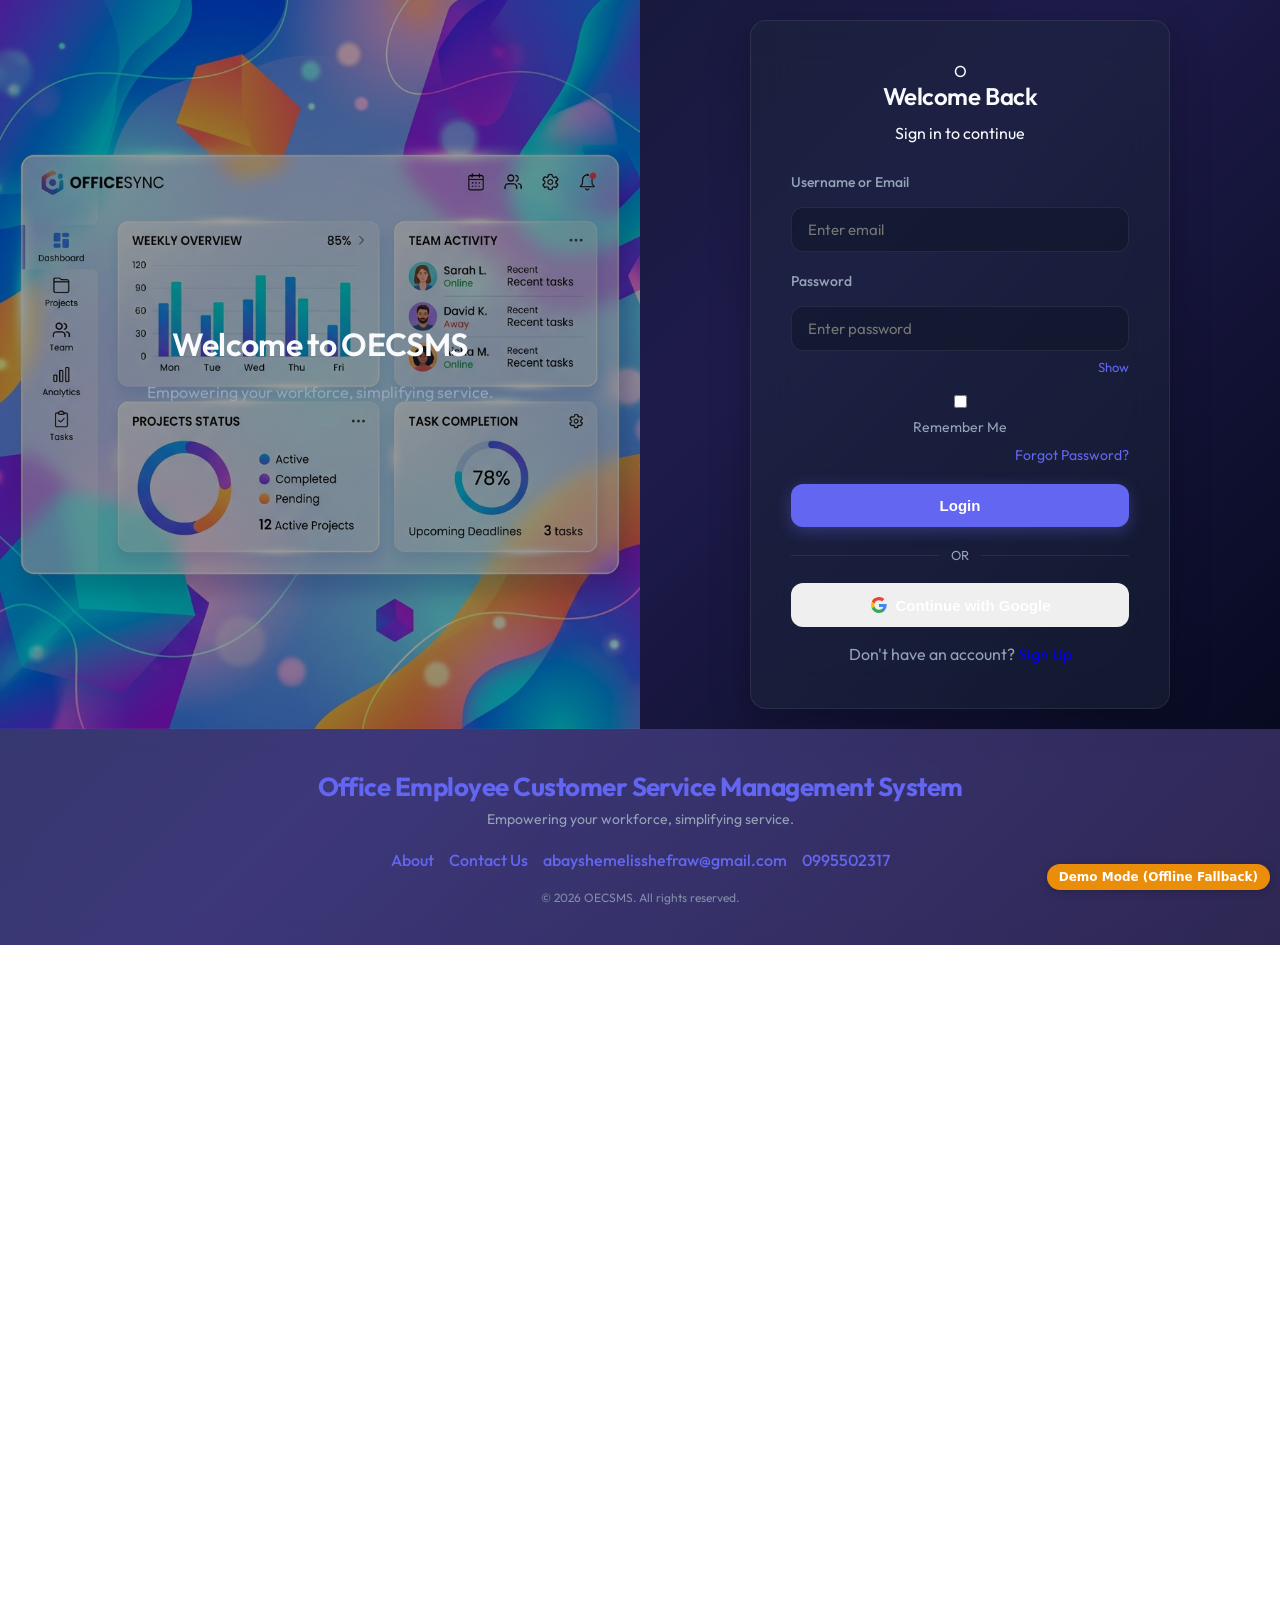
<file: Frontend/manager/manager-dashboard.html>
<!DOCTYPE html>
<html lang="en">

<head>
    <meta charset="UTF-8">
    <meta name="viewport" content="width=device-width, initial-scale=1.0">
    <title>OECSMS - Manager Dashboard</title>
    <link rel="stylesheet" href="../shared/style.css">
    <link rel="stylesheet" href="manager.css">
</head>

<body>
    <div class="dashboard-grid">

        <!-- SIDEBAR -->
        <div class="sidebar">
            <div class="sidebar-title">OECSMS Admin</div>
            <div class="sidebar-nav">
                <div class="nav-item active" onclick="switchTab('tasks')">📋 Tasks Dashboard</div>
                <div class="nav-item" onclick="switchTab('assistants')">👥 Assistants Control</div>
                <div class="nav-item" onclick="switchTab('inbox')">📥 Inbox (Relay) <span class="badge bg-danger"
                        id="inbox-count" style="display:none; margin-left: auto;">0</span></div>
                <div class="nav-item" onclick="switchTab('reports')">📊 Performance Reports</div>
                <div class="nav-item" onclick="switchTab('logs')">📝 Customer Service Logs</div>

            </div>
            <div style="margin-top: auto;">
                <button class="btn btn-secondary" style="width: 100%;" onclick="logout()">Logout</button>
            </div>
        </div>

        <!-- MAIN CONTENT -->
        <div class="main-content">
            <div class="dashboard-header">
                <div>
                    <h1 id="header-title">Manager Dashboard</h1>
                    <p id="header-subtitle">Supervise office operations and audit employee workflows.</p>
                </div>
                <div class="glass-panel" style="padding: 10px 20px; font-weight:600;">System Manager</div>
            </div>

            <!-- WELCOME CARD -->
            <div class="glass-panel slideIn"
                style="padding: 20px; margin-bottom: 25px; border-left: 5px solid var(--primary-color);">
                <h3 style="margin: 0;">Welcome, Manager!</h3>
                <p style="margin: 5px 0 0 0; opacity: 0.8;">Use the navigation menu to oversee operations and manage
                    your team efficiently.</p>
            </div>
<!-- PROBLEM ABOUT -->
<div class="glass-panel slideIn" style="padding:20px; margin-bottom:25px; border-left:5px solid var(--primary-color);">
    <h3 style="margin:0;">Problem About</h3>
    <p style="margin:5px 0 0 0; opacity:0.8;">
        This dashboard provides managers with an overview of tasks, assistants, inbox, reports, and service logs to efficiently oversee office operations.
    </p>
</div>

            <!-- TAB: TASKS -->
            <div id="tab-tasks" class="tab-pane">
                <div style="display:flex; justify-content:space-between; align-items:center; margin-bottom: 25px;">
                    <h2>Tasks Administration</h2>
                    <div style="display:flex; gap:10px;">
                        <button class="btn btn-secondary" onclick="loadTasks()">🔄 Refresh</button>
                        <button class="btn btn-primary" onclick="openCreateTaskModal()">➕ New Task</button>
                    </div>
                </div>

                <div class="glass-panel task-card-container">
                    <!-- Task cards will be injected here -->
                    <div id="tasks-placeholder" class="p" style="padding:20px; text-align:center;">No tasks registered.
                    </div>
                </div>
            </div>

            <!-- TAB: ASSISTANTS -->
            <div id="tab-assistants" class="tab-pane" style="display: none;">
                <div style="display:flex; justify-content:space-between; align-items:center; margin-bottom: 25px;">
                    <h2>Assistants Accounts Control</h2>
                    <button class="btn btn-primary" onclick="openCreateAssistantModal()">➕ Create Assistant
                        Account</button>
                </div>

                <div class="glass-panel" style="padding: 25px; overflow-x: auto;">
                    <table>
                        <thead>
                            <tr>
                                <th>Full Name</th>
                                <th>Username</th>
                                <th>Email</th>
                                <th>Phone</th>
                                <th>Status</th>
                                <th style="text-align:right;">Actions</th>
                            </tr>
                        </thead>
                        <tbody id="assistant-list-body">
                            <tr>
                                <td colspan="6" style="padding:20px; text-align:center;" class="p">No assistants
                                    registered.</td>
                            </tr>
                        </tbody>
                    </table>
                </div>
            </div>

            <!-- TAB: INBOX / RELAY -->
            <div id="tab-inbox" class="tab-pane" style="display: none;">
                <h2>Inbox (Escalation Relay Channel)</h2>
                <p style="margin-bottom: 25px;">Read customer concerns forwarded by assistants and submit official
                    replies.</p>

                <div class="glass-panel" style="padding: 25px; overflow-x: auto;">
                    <table>
                        <thead>
                            <tr>
                                <th>Customer</th>
                                <th>Assistant Note</th>
                                <th>Customer Message</th>
                                <th>Status</th>
                                <th>Manager Reply</th>
                                <th style="text-align:right;">Actions</th>

                            </tr>
                        </thead>
                        <tbody id="inbox-list-body">
                            <tr>
                                <td colspan="6" style="padding:20px; text-align:center;" class="p">No messages in inbox.
                                </td>
                            </tr>
                        </tbody>
                    </table>
                </div>
            </div>

            <!-- TAB: REPORTS -->
            <div id="tab-reports" class="tab-pane" style="display: none;">
                <h2>Employee Performance Reports</h2>
                <p style="margin-bottom: 25px;">Aggregated metrics and ratings audit.</p>

                <div class="metrics-row">
                    <div class="glass-panel metric-card">
                        <div class="metric-title">Total Tasks Assigned</div>
                        <div class="metric-value" id="rep-total-tasks">0</div>
                    </div>
                    <div class="glass-panel metric-card" style="border-left: 4px solid var(--success-color);">
                        <div class="metric-title">Tasks Completed</div>
                        <div class="metric-value" id="rep-completed-tasks" style="color:var(--success-color);">0</div>
                    </div>
                    <div class="glass-panel metric-card" style="border-left: 4px solid var(--danger-color);">
                        <div class="metric-title">Tasks Overdue</div>
                        <div class="metric-value" id="rep-overdue-tasks" style="color:var(--danger-color);">0</div>
                    </div>
                    <div class="glass-panel metric-card" style="border-left: 4px solid var(--warning-color);">
                        <div class="metric-title">Average Rating</div>
                        <div class="metric-value" id="rep-avg-rating" style="color:var(--warning-color);">0.0</div>
                    </div>
                </div>

                <div class="glass-panel" style="padding: 25px;">
                    <h3>Assistant Performance Directory</h3>
                    <div style="overflow-x: auto; margin-top: 15px;">
                        <table>
                            <thead>
                                <tr>
                                    <th>Assistant Name</th>
                                    <th>Active Workload</th>
                                    <th>Tasks Completed</th>
                                    <th>Tasks Overdue</th>
                                    <th>Avg Rating</th>
                                    <th>Escalations Count</th>
                                </tr>
                            </thead>
                            <tbody id="reports-list-body">
                                <tr>
                                    <td colspan="6" style="padding:20px; text-align:center;" class="p">No data loaded.
                                    </td>
                                </tr>
                            </tbody>
                        </table>
                    </div>
                </div>
            </div>

            <!-- TAB: SERVICE LOGS -->
            <div id="tab-logs" class="tab-pane" style="display: none;">
                <h2>Customer Service History Logs</h2>
                <p style="margin-bottom: 25px;">Audit log of all desk transactions and customer satisfaction scores.</p>

                <div class="glass-panel" style="padding: 25px; overflow-x: auto;">
                    <table>
                        <thead>
                            <tr>
                                <th>No</th>
                                <th>Customer</th>
                                <th>Description</th>
                                <th>Serving Assistant</th>
                                <th>Feedback</th>
                                <th>Rating</th>
                                <th>Feedback</th>
                                <th>Date</th>
                            </tr>
                        </thead>
                        <tbody id="logs-list-body">
                            <tr>
                                <td colspan="6" style="padding:20px; text-align:center;" class="p">No logs registered.
                                </td>
                            </tr>
                        </tbody>
                    </table>
                </div>
            </div>

        </div>
    </div>

    <!-- CREATE TASK MODAL -->
    <div class="modal-overlay" id="task-modal">
        <div class="glass-panel modal-content" style="max-width:600px; padding:20px;">
            <h2 id="task-modal-title" style="margin-top:0;">Create New Task</h2>
            <form id="task-form" style="display:flex; flex-direction:column; gap:12px;">
                <input type="hidden" id="task-id" />
                <div class="form-group">
                    <label class="form-label" for="task-title">Title</label>
                    <input class="form-input" type="text" id="task-title" required placeholder="Enter task title" />
                </div>
                <div class="form-group">
                    <label class="form-label" for="task-desc">Description</label>
                    <textarea class="form-input" id="task-desc" placeholder="Task description notes..."
                        rows="3"></textarea>
                </div>
                <div class="form-group">
                    <label class="form-label" for="task-priority">Priority</label>
                    <select class="form-input" id="task-priority">
                        <option value="Low">Low</option>
                        <option value="Medium">Medium</option>
                        <option value="High">High</option>
                        <option value="Critical">Critical</option>
                    </select>
                </div>
                <div class="form-group">
                    <label class="form-label" for="task-assignee">Assignee</label>
                    <select class="form-input" id="task-assignee" required>
                        <!-- Options loaded dynamically -->
                    </select>
                </div>
                <div class="form-group">
                    <label class="form-label" for="task-deadline">Deadline</label>
                    <input class="form-input" type="datetime-local" id="task-deadline" required />
                </div>
                <div class="form-group">
                    <label class="form-label" for="task-notes">Manager Notes / Guidelines</label>
                    <textarea class="form-input" id="task-notes" placeholder="Any specific requirements..."
                        rows="2"></textarea>
                    <div class="glass-panel"
                        style="padding:12px;margin-top:8px;border-left:4px solid var(--primary-color);">
                        <p style="margin:0;color:var(--text-secondary);">Guideline: Ensure all requirements are clear
                            and concise for the assistant.</p>
                    </div>
                </div>
                <div class="modal-footer" style="display:flex; justify-content:flex-end; gap:10px;">
                    <button type="button" class="btn btn-secondary" onclick="closeTaskModal()">Cancel</button>
                    <button type="submit" class="btn btn-primary">Save Task</button>
                </div>
            </form>
        </div>
    </div>

    <!-- CREATE ASSISTANT MODAL -->
    <div class="modal-overlay" id="assistant-modal">
        <div class="glass-panel modal-content">
            <h3>Create Assistant Account</h3>
            <form id="assistant-form">
                <div class="form-group">
                    <label class="form-label" for="asst-fullname">Full Name</label>
                    <input class="form-input" type="text" id="asst-fullname" placeholder="Alice Smith" required>
                </div>
                <div class="form-group">
                    <label class="form-label" for="asst-username">Username</label>
                    <input class="form-input" type="text" id="asst-username" placeholder="alicesmith" required
                        autocomplete="username">
                </div>
                <div class="form-group">
                    <label class="form-label" for="asst-password">Password</label>
                    <input class="form-input" type="password" id="asst-password"
                        placeholder="Min 8 characters, 1 digit, 1 upper" required autocomplete="new-password">
                </div>
                <div class="form-group">
                    <label class="form-label" for="asst-email">Email</label>
                    <input class="form-input" type="email" id="asst-email" placeholder="alice@oecsms.com" required>
                </div>
                <div class="form-group">
                    <label class="form-label" for="asst-phone">Phone Number</label>
                    <input class="form-input" type="tel" id="asst-phone" placeholder="555-0200">
                </div>
                <div style="display:flex; gap:10px; justify-content:flex-end; margin-top:20px;">
                    <button type="button" class="btn btn-secondary" onclick="closeAssistantModal()">Cancel</button>
                    <button type="submit" class="btn btn-primary">Create User</button>
                </div>
            </form>
        </div>
    </div>

    <!-- REPLY ESCALATION MODAL -->
    <div class="modal-overlay" id="reply-modal">
        <div class="glass-panel modal-content">
            <h3>Post Reply to Customer</h3>
            <p style="margin-bottom: 15px; font-size:14px;">This response will be relayed to the customer by the serving
                assistant.</p>
            <form id="reply-form">
                <input type="hidden" id="reply-contact-id">
                <div
                    style="background: rgba(255,255,255,0.03); border:1px solid var(--panel-border); border-radius:10px; padding:15px; margin-bottom:15px;">
                    <div style="font-size:12px; color:var(--text-secondary); margin-bottom:5px;">Customer Message:</div>
                    <div id="reply-cust-msg" style="font-size:14px; font-style:italic;"></div>
                </div>
                <div class="form-group">
                    <label class="form-label" for="manager-reply-text">Your Reply</label>
                    <textarea class="form-input" id="manager-reply-text" rows="4" placeholder="Type your reply here..."
                        required></textarea>
                </div>
                <div style="display:flex; gap:10px; justify-content:flex-end; margin-top:20px;">
                    <button type="button" class="btn btn-secondary" onclick="closeReplyModal()">Cancel</button>
                    <button type="submit" class="btn btn-primary">Post Reply</button>
                </div>
            </form>
        </div>
    </div>

    <!-- TASK AUDIT LOGS MODAL -->
    <div class="modal-overlay" id="audit-modal">
        <div class="glass-panel modal-content" style="max-width:550px;">
            <h3>Task Actions History</h3>
            <div style="max-height: 300px; overflow-y: auto; margin: 20px 0;" id="audit-log-container">
                <!-- Logs will load -->
            </div>
            <button class="btn btn-secondary" style="width: 100%;" onclick="closeAuditModal()">Close</button>
        </div>
    </div>

    <footer class="footer">
        <div class="footer-bg"></div>
        <div class="footer-content">
            <div class="footer-brand">
                <h2 class="brand-name">Office Employee Customer Service Management System</h2>
                <p class="brand-tagline">Empowering your workforce, simplifying service.</p>
            </div>
            <div class="footer-links">
                <a href="../manager/about.html" class="footer-link">About</a>
                <a href="../manager/contact.html" class="footer-link">Contact Us</a>
                <a href="abayshemelisshefraw@gmail.com" class="footer-link">abayshemelisshefraw@gmail.com</a>
                <a href="tel:0995502317" class="footer-link">0995502317</a>
            </div>
            <div class="footer-copy">
                <span>© 2026 OECSMS. All rights reserved.</span>
            </div>
        </div>
    </footer>

    <script src="../shared/api.js"></script>
    <script src="../shared/utils.js"></script>
    <script src="../shared/signalr.js"></script>
    <script src="manager.js"></script>
</body>

</html>
</file>
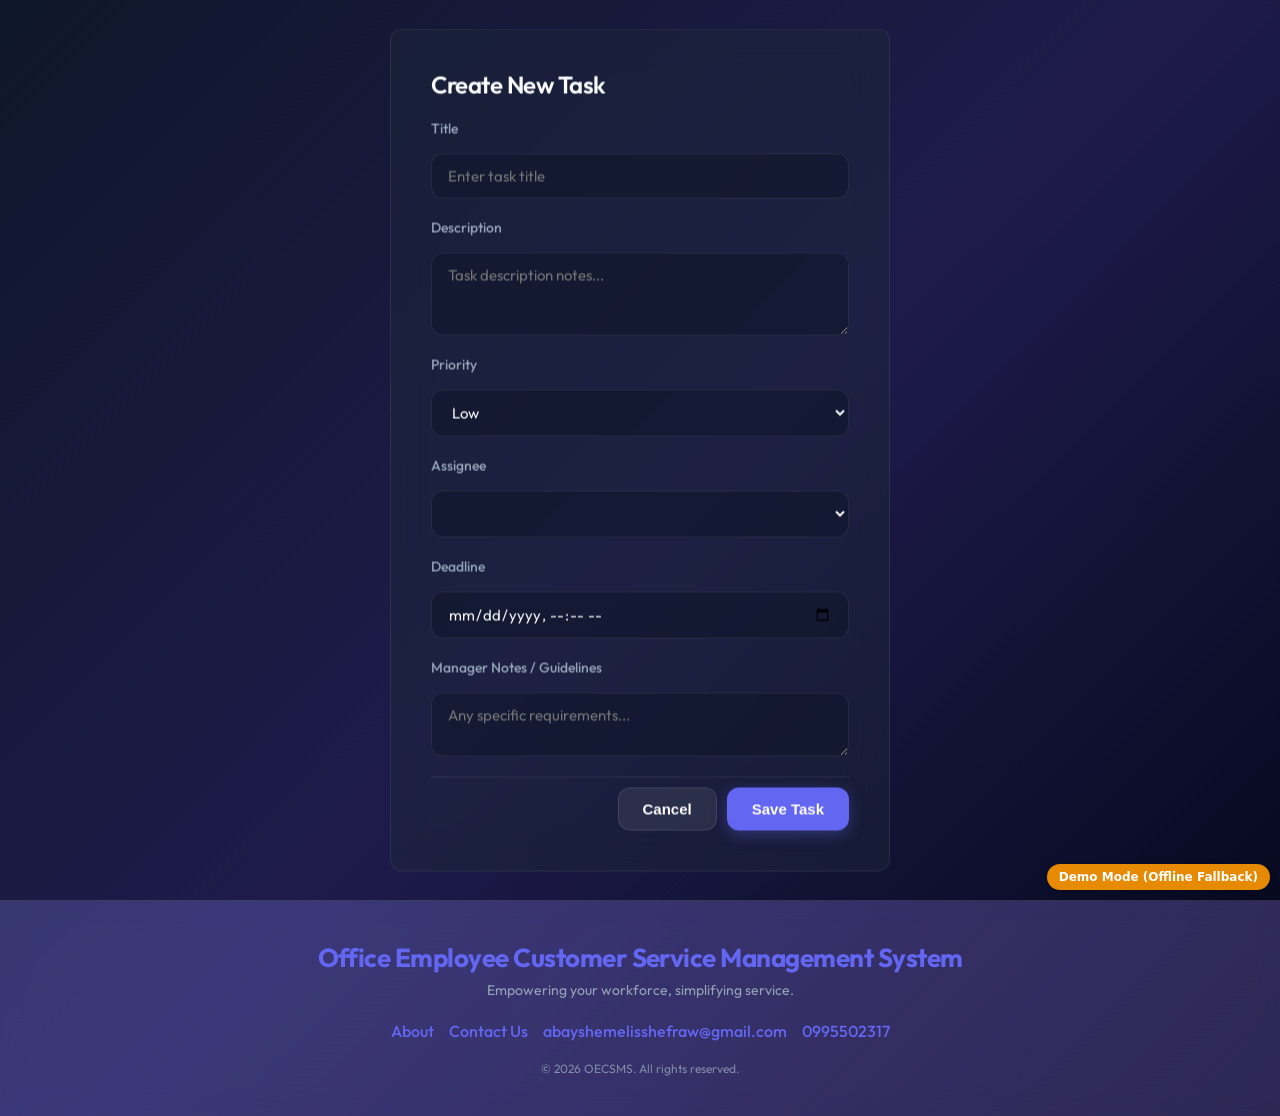
<file: Frontend/manager/task-create.html>
<!DOCTYPE html>
<html lang="en">

<head>
    <meta charset="UTF-8">
    <meta name="viewport" content="width=device-width, initial-scale=1.0">
    <title>OECSMS - Create Task</title>
    <link rel="stylesheet" href="../shared/style.css">
    <link rel="stylesheet" href="../manager/manager.css">
    <style>
        .create-wrapper {
            position: relative;
            min-height: 100vh;
            overflow: hidden;
            padding: 20px;
        }

        .create-card {
            position: absolute;
            top: 50%;
            left: 50%;
            transform: translate(-50%, -50%);
            width: 100%;
            max-width: 500px;
            padding: 40px;
            text-align: left;
            cursor: move;
            background: var(--panel-bg);
            border: 1px solid var(--panel-border);
            border-radius: 12px;
            box-shadow: var(--card-shadow);
            backdrop-filter: blur(20px);
        }

        .create-card h2 {
            margin-top: 0;
            margin-bottom: 20px;
            color: var(--text-primary);
        }
    </style>
</head>

<body>
    <div class="create-wrapper">
        <div class="glass-panel create-card">
            <h2>Create New Task</h2>
            <form id="task-form">
                <div class="form-group">
                    <label class="form-label" for="task-title">Title</label>
                    <input class="form-input" type="text" id="task-title" required placeholder="Enter task title" />
                </div>
                <div class="form-group">
                    <label class="form-label" for="task-desc">Description</label>
                    <textarea class="form-input" id="task-desc" rows="3"
                        placeholder="Task description notes..."></textarea>
                </div>
                <div class="form-group">
                    <label class="form-label" for="task-priority">Priority</label>
                    <select class="form-input" id="task-priority">
                        <option value="Low">Low</option>
                        <option value="Medium">Medium</option>
                        <option value="High">High</option>
                        <option value="Critical">Critical</option>
                    </select>
                </div>
                <div class="form-group">
                    <label class="form-label" for="task-assignee">Assignee</label>
                    <select class="form-input" id="task-assignee" required></select>
                </div>
                <div class="form-group">
                    <label class="form-label" for="task-deadline">Deadline</label>
                    <input class="form-input" type="datetime-local" id="task-deadline" required />
                </div>
                <div class="form-group">
                    <label class="form-label" for="task-notes">Manager Notes / Guidelines</label>
                    <textarea class="form-input" id="task-notes" rows="2"
                        placeholder="Any specific requirements..."></textarea>
                </div>
                <div class="modal-footer" style="justify-content: flex-end; gap: 10px; margin-top: 20px;">
                    <button type="button" class="btn btn-secondary"
                        onclick="window.location.href='manager-dashboard.html'">Cancel</button>
                    <button type="submit" class="btn btn-primary">Save Task</button>
                </div>
            </form>
        </div>
    </div>
    <script src="../shared/api.js"></script>
    <script src="../shared/utils.js"></script>
    <script>
        // Populate assignee dropdown when page loads and add placeholder
        document.addEventListener('DOMContentLoaded', async () => {
            const res = await API.getUsers();
            if (!res.success) return;
            const select = document.getElementById('task-assignee');
            const placeholder = document.createElement('option');
            placeholder.textContent = '-- Select Assistant --';
            placeholder.disabled = true;
            placeholder.selected = true;
            select.appendChild(placeholder);
            const assistants = res.data.filter(u => u.role === 'Assistant' && u.isActive !== false);
            assistants.forEach(a => {
                const opt = document.createElement('option');
                opt.value = a.userId;
                opt.textContent = a.fullName;
                select.appendChild(opt);
            });
            if (assistants.length === 0) {
                const opt = document.createElement('option');
                opt.textContent = 'No assistants available';
                opt.disabled = true;
                select.appendChild(opt);
            }
        });

        // Form submission with comprehensive validation
        document.getElementById('task-form').onsubmit = async (e) => {
            e.preventDefault();
            const title = document.getElementById('task-title').value.trim();
            const desc = document.getElementById('task-desc').value.trim();
            const priority = document.getElementById('task-priority').value;
            const assigneeVal = document.getElementById('task-assignee').value;
            const deadline = document.getElementById('task-deadline').value;
            const notes = document.getElementById('task-notes').value.trim();

            // Basic validation
            if (!title) { Utils.toast('Title is required.', 'Validation', 'warning'); return; }
            if (!priority) { Utils.toast('Priority is required.', 'Validation', 'warning'); return; }
            if (!assigneeVal) { Utils.toast('Please select an assignee.', 'Validation', 'warning'); return; }
            if (!deadline) { Utils.toast('Deadline is required.', 'Validation', 'warning'); return; }

            const assignee = Number(assigneeVal);
            try {
                console.log('Creating task payload:', { title, desc, priority, assignee, deadline, notes });
                const res = await API.createTask(title, desc, priority, assignee, deadline, notes);
                console.log('CreateTask response:', res);
                if (res && res.success) {
                    Utils.toast('Task created and assigned.', 'Task Created', 'success');
                    window.location.href = 'manager-dashboard.html';
                } else {
                    const msg = (res && res.message) ? res.message : 'Failed to create task.';
                    Utils.toast(msg, 'Error Creating Task', 'danger');
                }
            } catch (err) {
                console.error('Create task error:', err);
                Utils.toast('Unexpected error occurred while creating task.', 'Error', 'danger');
            }
        };

        // Draggable create-card implementation
        (function () {
            const card = document.querySelector('.create-card');
            if (!card) return;
            let isDragging = false, offsetX = 0, offsetY = 0;
            card.addEventListener('mousedown', (e) => {
                isDragging = true;
                offsetX = e.clientX - card.offsetLeft;
                offsetY = e.clientY - card.offsetTop;
                card.style.transition = 'none';
            });
            document.addEventListener('mousemove', (e) => {
                if (!isDragging) return;
                card.style.left = (e.clientX - offsetX) + 'px';
                card.style.top = (e.clientY - offsetY) + 'px';
            });
            document.addEventListener('mouseup', () => {
                if (isDragging) { isDragging = false; card.style.transition = ''; }
            });
        })();
    </script>
    <footer class="footer">
        <div class="footer-bg"></div>
        <div class="footer-content">
            <div class="footer-brand">
                <h2 class="brand-name">Office Employee Customer Service Management System</h2>
                <p class="brand-tagline">Empowering your workforce, simplifying service.</p>
            </div>
            <div class="footer-links">
                <a href="about.html" class="footer-link">About</a>
                <a href="contact.html" class="footer-link">Contact Us</a>
                <a href="mailto:abayshemelisshefraw@gmail.com" class="footer-link">abayshemelisshefraw@gmail.com</a>
                <a href="tel:0995502317" class="footer-link">0995502317</a>
            </div>
            <div class="footer-copy">
                <span>© 2026 OECSMS. All rights reserved.</span>
            </div>
        </div>
    </footer>
</body>

</html>
</file>
<file: Frontend/shared/style.css>
/* OECSMS Premium UI Design Token System */
@import url('https://fonts.googleapis.com/css2?family=Outfit:wght@300;400;500;600;700;800&display=swap');

:root {
    --bg-gradient: linear-gradient(135deg, #0f172a 0%, #1e1b4b 50%, #020617 100%);
    --panel-bg: rgba(30, 41, 59, 0.45);
    --panel-border: rgba(255, 255, 255, 0.08);
    --text-primary: #f8fafc;
    --text-secondary: #94a3b8;
    --primary-color: #6366f1;
    --primary-hover: #4f46e5;
    --primary-glow: rgba(99, 102, 241, 0.35);
    --danger-color: #ef4444;
    --success-color: #22c55e;
    --warning-color: #f59e0b;
    --info-color: #06b6d4;

    /* Theme colors */
    --font-sans: 'Outfit', -apple-system, BlinkMacSystemFont, "Segoe UI", Roboto, sans-serif;
}

* {
    box-sizing: border-box;
    margin: 0;
    padding: 0;
}

body {
    background: var(--bg-gradient);
    color: var(--text-primary);
    font-family: var(--font-sans);
    min-height: 100vh;
    overflow-x: hidden;
    display: flex;
    flex-direction: column;
}

/* Glassmorphism Containers */
.glass-panel {
    background: var(--panel-bg);
    border: 1px solid var(--panel-border);
    backdrop-filter: blur(20px);
    -webkit-backdrop-filter: blur(20px);
    border-radius: 16px;
    box-shadow: 0 12px 40px 0 rgba(0, 0, 0, 0.25);
    transition: transform 0.3s ease, box-shadow 0.3s ease, border-color 0.3s ease;
}

.glass-panel:hover {
    border-color: rgba(255, 255, 255, 0.15);
    box-shadow: 0 16px 50px 0 rgba(0, 0, 0, 0.35);
}

/* Text and Headings */
h1, h2, h3, h4, h5, h6 {
    font-weight: 600;
    letter-spacing: -0.02em;
    margin-bottom: 0.5em;
}

p {
    color: var(--text-secondary);
    line-height: 1.6;
}

/* Layout */
.login-page {
    flex: 1;
    display: flex;
    flex-direction: row;
    overflow: visible;
}

.hero-section {
    flex: 0 0 50%;
    max-width: 50%;
    position: relative;
    overflow: hidden;
}

.hero-image {
    width: 100%;
    height: 100%;
    object-fit: cover;
}

.hero-overlay {
    position: absolute;
    inset: 0;
    display: flex;
    flex-direction: column;
    justify-content: center;
    align-items: center;
    background: rgba(0, 0, 0, 0.4);
    color: var(--text-primary);
    text-align: center;
    padding: 20px;
}

.login-section {
    flex: 0 0 50%;
    max-width: 50%;
    display: flex;
    align-items: center;
    justify-content: center;
    padding: 20px;
}

@media (max-width: 768px) {
    .login-page {
        flex-direction: column;
    }
    .hero-section, .login-section {
        width: 100%;
        flex: none;
    }
    .hero-image {
        height: 250px;
    }
}

.btn {
    display: inline-flex;
    align-items: center;
    justify-content: center;
    padding: 12px 24px;
    border-radius: 12px;
    font-weight: 600;
    font-size: 15px;
    cursor: pointer;
    transition: all 0.25s cubic-bezier(0.4, 0, 0.2, 1);
    border: 1px solid transparent;
    outline: none;
    gap: 8px;
    color: white;
}

.btn-primary {
    background: var(--primary-color);
    box-shadow: 0 4px 15px 0 var(--primary-glow);
}

.btn-primary:hover {
    background: var(--primary-hover);
    transform: translateY(-2px);
    box-shadow: 0 6px 20px 0 var(--primary-glow);
}

.btn-secondary {
    background: rgba(255, 255, 255, 0.08);
    border-color: rgba(255, 255, 255, 0.1);
}

.btn-secondary:hover {
    background: rgba(255, 255, 255, 0.15);
    transform: translateY(-2px);
}

.btn-danger {
    background: var(--danger-color);
    box-shadow: 0 4px 15px 0 rgba(239, 68, 68, 0.2);
}

.btn-danger:hover {
    background: #dc2626;
    transform: translateY(-2px);
}

.btn:active {
    transform: translateY(1px);
}

.btn:disabled {
    opacity: 0.5;
    cursor: not-allowed;
    transform: none !important;
    box-shadow: none !important;
}

/* Custom Inputs */
.form-group {
    margin-bottom: 20px;
    display: flex;
    flex-direction: column;
    gap: 8px;
}

.form-label {
    display: block;
    margin-bottom: 8px;
    font-size: 14px;
    font-weight: 500;
    color: var(--text-secondary);
}

.form-input {
    background: rgba(15, 23, 42, 0.6);
    border: 1px solid var(--panel-border);
    border-radius: 12px;
    padding: 12px 16px;
    color: var(--text-primary);
    font-family: var(--font-sans);
    font-size: 15px;
    outline: none;
    transition: all 0.25s ease;
}

.form-input:focus {
    border-color: var(--primary-color);
    box-shadow: 0 0 0 3px var(--primary-glow);
}

/* Badges */
.badge {
    display: inline-flex;
    padding: 6px 12px;
    border-radius: 20px;
    font-size: 12px;
    font-weight: 700;
    text-transform: uppercase;
    letter-spacing: 0.05em;
}

.bg-success { background: rgba(34, 197, 94, 0.2); color: #4ade80; border: 1px solid rgba(34,197,94,0.3); }
.bg-danger { background: rgba(239, 68, 68, 0.2); color: #f87171; border: 1px solid rgba(239,68,68,0.3); }
.bg-warning { background: rgba(245, 158, 11, 0.2); color: #fbbf24; border: 1px solid rgba(245,158,11,0.3); }
.bg-warning-light { background: rgba(245, 158, 11, 0.1); color: #fcd34d; border: 1px solid rgba(245,158,11,0.15); }
.bg-primary { background: rgba(99, 102, 241, 0.2); color: #818cf8; border: 1px solid rgba(99,102,241,0.3); }
.bg-info { background: rgba(6, 182, 212, 0.2); color: #22d3ee; border: 1px solid rgba(6,182,212,0.3); }

/* Animation Keyframes */
@keyframes slideIn {
    from {
        transform: translateX(120%);
        opacity: 0;
    }
    to {
        transform: translateX(0);
        opacity: 1;
    }
}

@keyframes fadeOut {
    from {
        transform: scale(1);
        opacity: 1;
    }
    to {
        transform: scale(0.9);
        opacity: 0;
    }
}

@keyframes pulse-glow {
    0%, 100% {
        box-shadow: 0 0 15px rgba(99, 102, 241, 0.3);
    }
    50% {
        box-shadow: 0 0 25px rgba(99, 102, 241, 0.6);
    }
}

/* Shared Modal CSS */
.modal-overlay {
    position: fixed;
    top: 0;
    left: 0;
    width: 100vw;
    height: 100vh;
    background: rgba(2, 6, 23, 0.85);
    backdrop-filter: blur(8px);
    display: flex;
    justify-content: center;
    align-items: center;
    z-index: 1000;
    opacity: 0;
    pointer-events: none;
    transition: opacity 0.3s ease;
}

.modal-overlay.active {
    opacity: 1;
    pointer-events: all;
}

.modal-content {
    width: 90%;
    max-width: 440px;
    padding: 40px;
    border-radius: 12px;
    background: var(--panel-bg);
    border: 1px solid var(--panel-border);
    box-shadow: var(--card-shadow);
    backdrop-filter: blur(20px);
    -webkit-backdrop-filter: blur(20px);
    overflow-y: hidden;
    max-height: none;
    transform: scale(0.9);
    transition: transform 0.3s cubic-bezier(0.34, 1.56, 0.64, 1);
    cursor: move;
}

.modal-body {
    padding: 15px 0;
}

.modal-footer {
    display: flex;
    gap: 10px;
    justify-content: flex-end;
    margin-top: 20px;
    padding-top: 10px;
    border-top: 1px solid var(--panel-border);
}

    /* Ensure body does not scroll when modal is active */
    /* Ensure body scroll is locked when modal is active */
    body.modal-open {
        overflow: hidden;
    }

    /* Scale modal to normal size when active */
    .modal-overlay.active .modal-content {
        transform: scale(1);
    }


/* Custom Scrollbar */
::-webkit-scrollbar {
    width: 8px;
    height: 8px;
}

::-webkit-scrollbar-track {
    background: rgba(15, 23, 42, 0.5);
}

::-webkit-scrollbar-thumb {
    background: rgba(99, 102, 241, 0.3);
    border-radius: 4px;
}

::-webkit-scrollbar-thumb:hover {
    background: rgba(99, 102, 241, 0.5);
}

/* Footer Styles - Attractive Glassmorphism */
.footer {
    position: relative;
    padding: 40px 20px;
    text-align: center;
    background: rgba(255,255,255,0.08);
    border-top: 1px solid var(--panel-border);
    margin-top: auto; /* Push to bottom if body flex */
    color: var(--text-secondary);
    overflow: hidden;
    backdrop-filter: blur(12px);
    -webkit-backdrop-filter: blur(12px);
}
.footer-bg {
    position: absolute;
    inset: 0;
    background: linear-gradient(135deg, rgba(99,102,241,0.3), rgba(139,92,246,0.3));
    opacity: 0.7;
    z-index: -1;
}
.footer-content {
    display: flex;
    flex-direction: column;
    gap: 20px;
    align-items: center;
    max-width: 1200px;
    margin: 0 auto;
    z-index: 1;
}
.footer-brand .brand-name {
    font-size: 26px;
    font-weight: 700;
    color: var(--primary-color);
    margin: 0;
}
.footer-brand .brand-tagline {
    font-size: 14px;
    color: var(--text-secondary);
    margin: 5px 0 0;
}
.footer-links {
    display: flex;
    flex-wrap: wrap;
    gap: 15px;
    justify-content: center;
}
.footer-links .footer-link {
    color: var(--primary-color);
    text-decoration: none;
    font-weight: 500;
    transition: color 0.2s;
}
.footer-links .footer-link:hover {
    color: var(--primary-color);
    text-decoration: underline;
}
.footer-copy {
    font-size: 12px;
    opacity: 0.8;
    }

/* Utility */
.hidden { display: none !important; }
</file>
<file: Frontend/assistant/assistant.css>
.dashboard-grid {
    display: grid;
    grid-template-columns: 240px 1fr;
    min-height: 100vh;
}

.sidebar {
    background: rgba(15, 23, 42, 0.6);
    border-right: 1px solid var(--panel-border);
    padding: 30px 20px;
    display: flex;
    flex-direction: column;
    gap: 30px;
}

.sidebar-title {
    font-size: 20px;
    font-weight: 700;
    color: var(--primary-color);
    text-align: center;
    padding-bottom: 15px;
    border-bottom: 1px solid var(--panel-border);
}

.sidebar-nav {
    display: flex;
    flex-direction: column;
    gap: 8px;
}

.nav-item {
    padding: 12px 16px;
    border-radius: 10px;
    cursor: pointer;
    font-weight: 500;
    font-size: 14px;
    color: var(--text-secondary);
    transition: all 0.2s ease;
    display: flex;
    align-items: center;
    gap: 10px;
}

.nav-item:hover, .nav-item.active {
    background: rgba(99, 102, 241, 0.12);
    color: var(--text-primary);
    border-left: 3px solid var(--primary-color);
}

.main-content {
    padding: 40px;
    overflow-y: auto;
    height: 100vh;
}

.dashboard-header {
    display: flex;
    justify-content: space-between;
    align-items: center;
    margin-bottom: 30px;
}

/* Tasks Layout */
.task-board {
    display: grid;
    grid-template-columns: repeat(3, 1fr);
    gap: 20px;
    margin-top: 20px;
}

.task-column {
    background: rgba(15, 23, 42, 0.3);
    border: 1px solid var(--panel-border);
    border-radius: 12px;
    padding: 20px;
    min-height: 400px;
}

.column-header {
    font-size: 16px;
    font-weight: 600;
    margin-bottom: 15px;
    border-bottom: 2px solid rgba(255, 255, 255, 0.05);
    padding-bottom: 8px;
    display: flex;
    justify-content: space-between;
}

.task-card {
    background: rgba(30, 41, 59, 0.5);
    border: 1px solid var(--panel-border);
    border-radius: 10px;
    padding: 15px;
    margin-bottom: 15px;
    cursor: grab;
    transition: transform 0.2s ease;
}

.task-card:hover {
    transform: translateY(-2px);
    border-color: rgba(255, 255, 255, 0.15);
}

/* Service timer panel */
.service-timer-panel {
    background: rgba(99, 102, 241, 0.1);
    border: 1px solid rgba(99, 102, 241, 0.2);
    border-radius: 12px;
    padding: 20px;
    margin-bottom: 25px;
    display: flex;
    align-items: center;
    justify-content: space-between;
}

.timer-digits {
    font-size: 32px;
    font-weight: 700;
    font-family: monospace;
    color: var(--primary-color);
    text-shadow: 0 0 15px var(--primary-glow);
}

/* Conduct modal checklist formatting */
.checklist-item {
    display: flex;
    align-items: center;
    gap: 12px;
    padding: 12px;
    background: rgba(255,255,255,0.02);
    border: 1px solid var(--panel-border);
    border-radius: 8px;
    margin-bottom: 10px;
    cursor: pointer;
}

.checklist-item input {
    width: 18px;
    height: 18px;
    accent-color: var(--primary-color);
}
</file>
<file: Frontend/customer/customer.css>
.kiosk-container {
    max-width: 600px;
    margin: 40px auto;
    padding: 20px;
    flex: 1;
}

.kiosk-card {
    padding: 40px;
    margin-bottom: 25px;
    border-radius: 24px;
}

.kiosk-title {
    font-size: 28px;
    font-weight: 700;
    text-align: center;
    margin-bottom: 30px;
    background: linear-gradient(135deg, #a5b4fc 0%, #6366f1 100%);
    -webkit-background-clip: text;
    background-clip: text;
    -webkit-text-fill-color: transparent;
}

.ticket-number {
    font-size: 80px;
    font-weight: 800;
    color: var(--primary-color);
    text-align: center;
    margin: 20px 0;
    text-shadow: 0 0 30px var(--primary-glow);
}

.wait-time {
    font-size: 18px;
    font-weight: 500;
    text-align: center;
    color: var(--text-secondary);
    margin-bottom: 30px;
}

/* Star Rating Style */
.rating-group {
    display: flex;
    justify-content: center;
    gap: 15px;
    margin: 20px 0;
}

.star {
    font-size: 36px;
    color: rgba(255,255,255,0.15);
    cursor: pointer;
    transition: transform 0.2s ease, color 0.2s ease;
}

.star.active {
    color: #fbbf24;
    text-shadow: 0 0 15px rgba(251, 191, 36, 0.4);
}

.star:hover {
    transform: scale(1.25);
}

/* Quick select buttons for service descriptions */
.quick-needs {
    display: grid;
    grid-template-columns: repeat(2, 1fr);
    gap: 12px;
    margin-bottom: 20px;
}

.quick-need-btn {
    background: rgba(255, 255, 255, 0.03);
    border: 1px solid var(--panel-border);
    border-radius: 12px;
    padding: 15px;
    text-align: center;
    cursor: pointer;
    font-weight: 500;
    font-size: 14px;
    color: var(--text-secondary);
    transition: all 0.2s ease;
}

.quick-need-btn:hover, .quick-need-btn.selected {
    background: rgba(99, 102, 241, 0.15);
    border-color: var(--primary-color);
    color: var(--text-primary);
}

.status-pulse {
    display: inline-block;
    width: 12px;
    height: 12px;
    background-color: var(--success-color);
    border-radius: 50%;
    margin-right: 8px;
    box-shadow: 0 0 0 0 rgba(34, 197, 94, 0.7);
    animation: pulse 1.8s infinite;
}

@keyframes pulse {
    0% {
        transform: scale(0.95);
        box-shadow: 0 0 0 0 rgba(34, 197, 94, 0.7);
    }
    70% {
        transform: scale(1);
        box-shadow: 0 0 0 10px rgba(34, 197, 94, 0);
    }
    100% {
        transform: scale(0.95);
        box-shadow: 0 0 0 0 rgba(34, 197, 94, 0);
    }
}
</file>
<file: Frontend/manager/manager.css>
.dashboard-grid {
    display: grid;
    grid-template-columns: 240px 1fr;
    flex: 1;
}

body {
    overflow-y: auto;
}

.modal-overlay {
    position: fixed;
    inset: 0;
    display: flex;
    align-items: center;
    justify-content: center;
    background: rgba(0,0,0,0.6);
    z-index: 90;
    overflow: hidden;
}

.glass-panel.modal-content {
    max-width: 600px;
    width: 90%;
    padding: 30px;
    border-radius: 12px;
    background: var(--panel-bg);
    border: 1px solid var(--panel-border);
    box-shadow: var(--card-shadow);
    backdrop-filter: blur(20px);
    -webkit-backdrop-filter: blur(20px);
}

.sidebar {
    background: rgba(15, 23, 42, 0.6);
    border-right: 1px solid var(--panel-border);
    padding: 30px 20px;
    display: flex;
    flex-direction: column;
    gap: 30px;
}

.sidebar-title {
    font-size: 20px;
    font-weight: 700;
    color: var(--primary-color);
    text-align: center;
    padding-bottom: 15px;
    border-bottom: 1px solid var(--panel-border);
}

.sidebar-nav {
    display: flex;
    flex-direction: column;
    gap: 8px;
}

.nav-item {
    padding: 12px 16px;
    border-radius: 10px;
    cursor: pointer;
    font-weight: 500;
    font-size: 14px;
    color: var(--text-secondary);
    transition: all 0.2s ease;
    display: flex;
    align-items: center;
    gap: 10px;
}

.nav-item:hover, .nav-item.active {
    background: rgba(99, 102, 241, 0.12);
    color: var(--text-primary);
    border-left: 3px solid var(--primary-color);
}

.main-content {
    padding: 40px;
    overflow-y: auto;
    height: 100vh;
}

.dashboard-header {
    display: flex;
    justify-content: space-between;
    align-items: center;
    margin-bottom: 30px;
}

/* Metrics Dashboard Panel */
.metrics-row {
    display: grid;
    grid-template-columns: repeat(4, 1fr);
    gap: 20px;
    margin-bottom: 30px;
}

.metric-card {
    padding: 20px;
    border-radius: 14px;
}

.metric-title {
    font-size: 13px;
    color: var(--text-secondary);
    text-transform: uppercase;
    letter-spacing: 0.05em;
    font-weight: 600;
}

.metric-value {
    font-size: 28px;
    font-weight: 700;
    margin-top: 8px;
    color: var(--text-primary);
}

/* Performance Report Grid */
.perf-grid {
    display: grid;
    grid-template-columns: 1fr 1fr;
    gap: 25px;
}

/* Tables */
table {
    width: 100%;
    border-collapse: collapse;
    margin-top: 10px;
}

th {
    color: var(--text-secondary);
    font-weight: 600;
    font-size: 13px;
    padding: 12px 16px;
    border-bottom: 1px solid var(--panel-border);
}

td {
    padding: 14px 16px;
    font-size: 14px;
    border-bottom: 1px solid var(--panel-border);
    color: var(--text-primary);
}

tr:hover td {
    background: rgba(255,255,255,0.01);
}

.form-grid {
    display: grid;
    gap: 20px;
    grid-template-columns: 1fr;
}

@media (min-width: 600px) {
    .form-grid {
        grid-template-columns: repeat(2, 1fr);
    }
}
</file>
